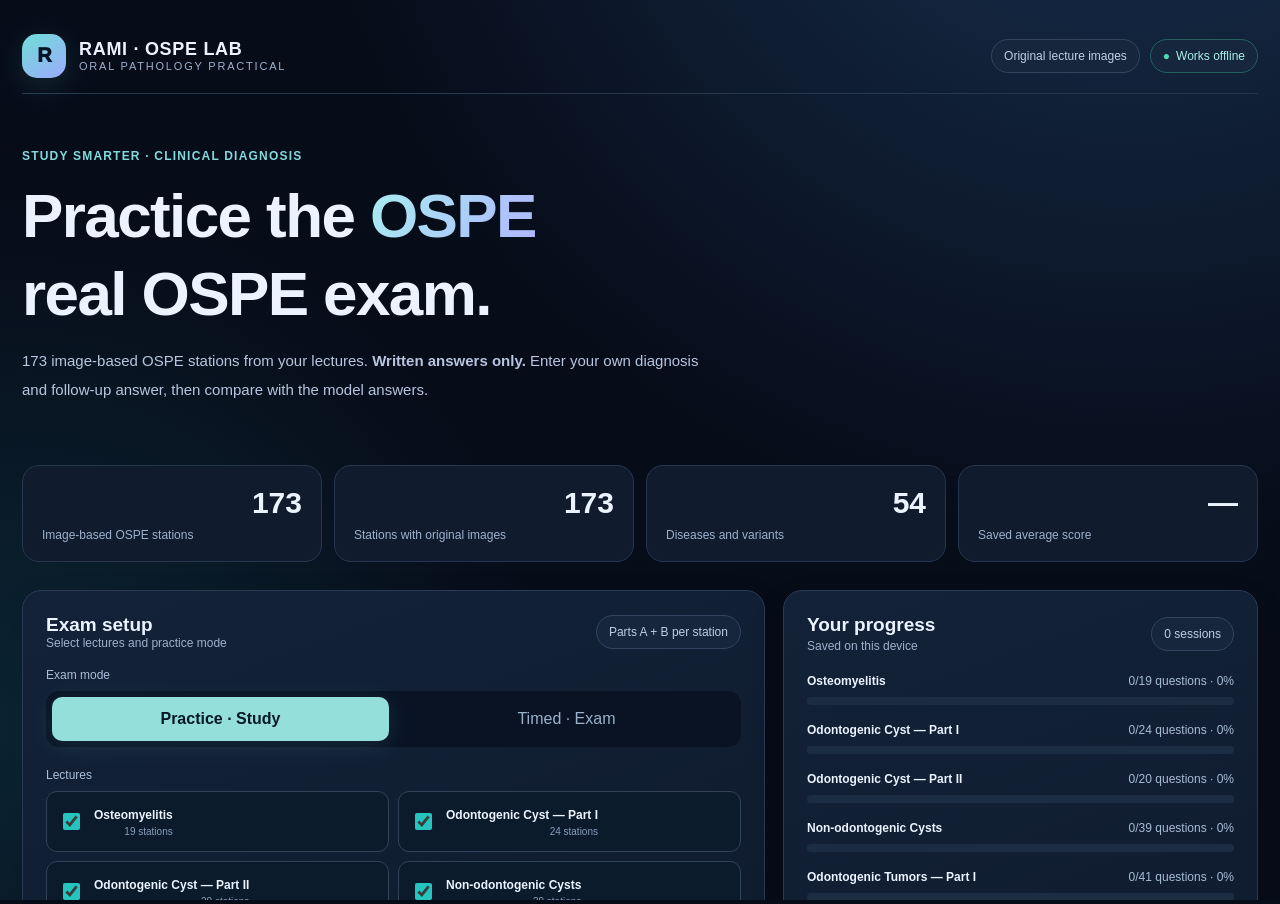
<file: index.html>
<!doctype html><html lang="en"><head><meta charset="utf-8"><meta name="viewport" content="width=device-width,initial-scale=1"><title>RAMI OSPE Clinical Lab</title><style>html,body{margin:0;width:100%;height:100%;background:#070c19}iframe{width:100%;height:100%;border:0}</style></head><body><iframe id="ospe" title="RAMI OSPE Clinical Lab" src="./RAMI_OSPE_Image_Only_Expanded.html"></iframe><script>document.getElementById('ospe').addEventListener('load',function(){try{const d=this.contentDocument;if(d.getElementById('ramiMcq'))return;const s=d.createElement('script');s.src='./ospe-short-answer.js?v=written-only-1';s.onload=function(){const fix=d.createElement('script');fix.src='./ospe-image-fixes.js?v=no-tight-crop-3';d.body.appendChild(fix)};d.body.appendChild(s);}catch(e){console.error(e)}});</script></body></html>
</file>
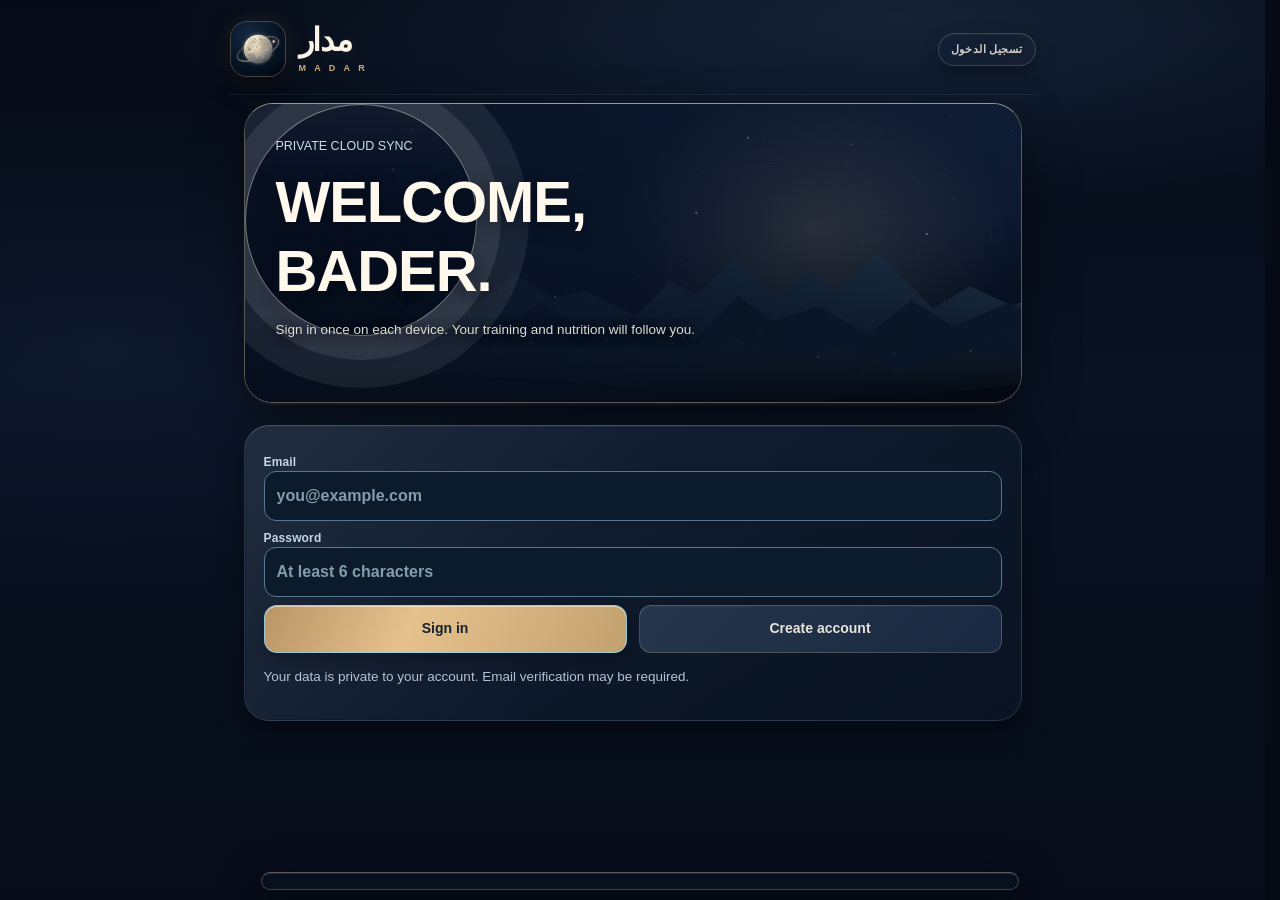
<file: bader-fit/index.html>
<!doctype html><html lang="ar" dir="ltr"><meta charset="utf-8"><meta name="viewport" content="width=device-width,initial-scale=1,viewport-fit=cover"><meta name="theme-color" content="#060e1c"><meta name="apple-mobile-web-app-capable" content="yes"><meta name="apple-mobile-web-app-status-bar-style" content="black"><meta name="apple-mobile-web-app-title" content="مدار"><link rel="manifest" href="./manifest.webmanifest"><link rel="icon" type="image/svg+xml" href="./icon.svg?v=fullmoon1"><link rel="apple-touch-icon" sizes="180x180" href="https://nxbciyowueonezkxohmb.supabase.co/functions/v1/madar-icon?size=180&v=fullmoon1"><meta name="description" content="مدار: تدريبك، نشاطك، صحتك، نومك وتقدمك في مكان واحد."><link rel="stylesheet" href="./push-ui.css"><title>مدار | MADAR — مساحتك اليومية</title><style>:root{font-family:system-ui;color:#203b34;background:#f4f7f1}*{box-sizing:border-box}body{margin:0}header,main,nav{max-width:740px;margin:auto;padding:20px}header{display:flex;justify-content:space-between;align-items:center}h1{font-size:32px;margin:6px 0}h2{font-size:21px}small,.muted{color:#78877d}.brand{font-weight:900;font-size:24px}.brand span{color:#14a47d}.card{background:white;border:1px solid #dfe8df;border-radius:22px;padding:20px;margin:12px 0;box-shadow:0 4px 15px #173f2610}.hero{background:#153c32;color:white}.hero small{color:#b5d3c7}button,input{font:inherit;border-radius:12px;padding:12px;border:1px solid #d8e5dc}button{background:#19a87b;color:white;border:0;font-weight:700;cursor:pointer}button.secondary{background:#e5f3eb;color:#235244}button:disabled{opacity:.4}input{width:100%;min-width:0}label{display:block;font-size:13px;color:#677b70;margin:8px 0}.grid{display:grid;grid-template-columns:1fr 1fr;gap:12px}.row{display:flex;align-items:center;justify-content:space-between;gap:10px}.row>*{min-width:0}.exercise{border-bottom:1px solid #e8eee9;padding:13px 0}.bar{height:10px;background:#e5eee7;border-radius:12px;overflow:hidden}.bar>i{display:block;height:100%;background:#1aa77d}nav{position:sticky;bottom:0;background:#f4f7f1;display:flex;gap:5px;padding:10px}nav button{flex:1;font-size:11px;padding:12px 3px}nav button:not(.on){background:#e4ede6;color:#50665b}.clock{font-size:50px;text-align:center;font-variant-numeric:tabular-nums;font-weight:800}a{color:#128463}.pill{border-radius:50px;padding:6px 10px;background:#e2f3e8;font-size:12px;color:#23654c}#notice{position:fixed;top:8px;right:8px;background:#153c32;color:white;padding:12px;border-radius:12px;display:none;z-index:9}@media(max-width:420px){.grid{grid-template-columns:1fr 1fr}header,main{padding:14px}.card{padding:15px}}body{background:radial-gradient(ellipse 90% 45% at 95% 0%,#d6fff0 0%,transparent 65%),radial-gradient(ellipse 65% 45% at 0% 38%,#fff0d9 0%,transparent 70%),#f5f7f3}header{padding-top:28px;padding-bottom:28px}.brand{letter-spacing:-1.2px;font-size:27px}.brand span{color:#09ac86}.card{border:1px solid #e3eae4;box-shadow:0 8px 30px #193f3210;transition:transform .2s ease,box-shadow .2s ease}.card:hover{transform:translateY(-2px);box-shadow:0 12px 36px #193f3219}.hero{background:linear-gradient(125deg,#123e38 0%,#126e61 64%,#2da780 100%);box-shadow:0 14px 36px #0a795b34;position:relative;overflow:hidden}.hero:after{content:"✦";position:absolute;right:16px;top:6px;font-size:120px;color:#ffffff14;pointer-events:none}.hero h1{letter-spacing:-.8px;position:relative;z-index:1}.hero p{position:relative;z-index:1}.hero .bar{background:#ffffff45}.hero .bar i{background:#ffe08a}h2{letter-spacing:-.45px}.pill{background:linear-gradient(100deg,#ddfae9,#e6f5fc);color:#16634b;font-weight:700}button{background:linear-gradient(120deg,#11b88b,#0d8d76);box-shadow:0 4px 10px #14a17b1e}button:active{transform:scale(.97)}button.secondary{background:#e9f6ed;box-shadow:none}.bar{height:11px}nav{background:#ffffffed;backdrop-filter:blur(18px);border:1px solid #e5ede6;border-radius:20px 20px 0 0;box-shadow:0 -8px 30px #153c3211;max-width:720px}nav button.on{background:linear-gradient(135deg,#0b9d7c,#1cbe96);color:white}nav button:not(.on){background:transparent;color:#567267}nav button{border-radius:12px}input:focus{outline:2px solid #27c99b;border-color:transparent}a{font-weight:650}.exercise{border-color:#e4ede7}.statgrid{display:grid;grid-template-columns:repeat(3,1fr);gap:10px;margin:12px 0}.stat{background:linear-gradient(145deg,#fff,#edfff4);border:1px solid #d8ede0;border-radius:18px;padding:13px 9px;text-align:center}.stat b{display:block;font-size:23px;color:#146e57}.stat small{font-size:10px;text-transform:uppercase;letter-spacing:.5px}.accent{color:#0eaa81}.spark{font-size:23px}.todaytag{display:inline-block;border-radius:40px;padding:8px 12px;background:#ffffff28;color:white;font-size:12px;font-weight:700;margin:8px 0}.card:has(.row>a){border-left:4px solid #24b996}.card:has(.row>a):nth-of-type(3n){border-left-color:#f2ac4d}.card:has(.row>a):nth-of-type(3n + 1){border-left-color:#6d9bea}@media(prefers-reduced-motion:reduce){*{transition:none!important;animation:none!important}}@media(max-width:420px){.stat b{font-size:19px}.stat{padding:12px 5px}} .rings-panel{background:linear-gradient(145deg,#142c42,#213f59 70%,#244f50);color:#fff;border:0}.rings-panel small{color:#c5d5e0}.rings{display:flex;gap:16px;align-items:center;justify-content:space-around;flex-wrap:wrap}.ring{--p:0;--ring:#ff648b;position:relative;width:118px;height:118px;border-radius:50%;background:conic-gradient(var(--ring) calc(var(--p)*1%),#ffffff20 0);display:grid;place-items:center;box-shadow:0 5px 18px #081b2840}.ring:before{content:"";position:absolute;inset:13px;border-radius:50%;background:#193447}.ring-inner{position:relative;text-align:center;z-index:1}.ring-inner strong{display:block;font-size:21px}.ring-inner small{font-size:10px}.ring-caption{text-align:center;font-size:12px;margin-top:9px;color:#d9e8e8}.ring-wrap{min-width:118px}.sticker{display:inline-grid;place-items:center;font-size:26px;width:45px;height:45px;border-radius:15px;background:linear-gradient(135deg,#d8fbea,#fff0d8);margin-right:10px;box-shadow:inset 0 0 0 1px #ffffffaa}.exercise-title{display:flex;align-items:center}.rings-panel input{color:#183a32}.rings-panel label{color:#e3ecec}.rings-panel .secondary{background:#ffffff22;color:white;border:1px solid #ffffff50}.sticker-grid{display:grid;grid-template-columns:repeat(3,1fr);gap:8px;margin-top:10px}.sticker-item{padding:9px;border-radius:14px;background:#f2faf6;text-align:center;font-size:12px}.sticker-item span{display:block;font-size:27px}.ring-status{font-size:12px;color:#c7d9de;margin:12px 0}.rings-panel .grid{margin-top:14px}@media(max-width:410px){.ring{width:93px;height:93px}.ring-wrap{min-width:93px}.ring-inner strong{font-size:17px}.ring:before{inset:11px}.rings{gap:5px}}
@import url('https://fonts.googleapis.com/css2?family=Barlow+Condensed:wght@500;600;700;800;900&family=DM+Sans:wght@400;500;600;700;800&display=swap');
:root{font-family:'DM Sans',Arial,sans-serif;color:#f2efe8;background:#101311;--ink:#101311;--surface:#1c211e;--line:#353c36;--cream:#f1efe6;--orange:#ff7848;--lime:#c4ed76}
body{background:#101311!important;color:var(--cream);min-height:100vh}
body:before{content:"";position:fixed;inset:0;pointer-events:none;opacity:.16;background:radial-gradient(ellipse 55% 40% at 90% -10%,#b8d979,transparent 80%),radial-gradient(ellipse 45% 40% at 0% 100%,#db6c3c,transparent 80%);z-index:-1}
header{max-width:900px;padding:24px 24px 12px;border-bottom:1px solid #353c36;gap:16px}
header .brand{font-family:'Barlow Condensed',Impact,sans-serif;font-size:36px;font-weight:900;letter-spacing:-1px;line-height:.9;color:#f4f1e9}
header .brand span{color:var(--orange)}
header .brand em{display:block;font-family:'DM Sans',sans-serif;font-style:normal;font-weight:700;font-size:9px;letter-spacing:2.5px;color:#a8b1a7;margin-top:9px}
header .pill{background:#26302a;color:#bde3a0;border:1px solid #425044;padding:8px 11px;font-size:10px;letter-spacing:.4px}
main{max-width:900px;padding:16px 24px 100px}
h1,h2,h3{font-family:'Barlow Condensed',Impact,sans-serif;text-transform:uppercase;letter-spacing:.15px;line-height:1.04}
h1{font-size:clamp(42px,8vw,76px);margin:12px 0}
h2{font-size:clamp(25px,4.5vw,34px);margin:22px 0 14px}
p{line-height:1.55}
small,.muted{color:#9ca99e}
.card{background:#1c211e;color:#eeeae2;border:1px solid #333c35;border-radius:18px;box-shadow:none!important;padding:23px;margin:14px 0;transition:border-color .2s,transform .2s}
.card:hover{box-shadow:none!important;border-color:#667266;transform:none}
.card.hero{background:#d9e4ce;color:#17241d;border:0;position:relative;min-height:265px;padding:30px;overflow:hidden}
.card.hero:before{content:"01 / THE WORK";position:absolute;right:-10px;bottom:-49px;font:900 155px 'Barlow Condensed',Impact,sans-serif;letter-spacing:-8px;white-space:nowrap;color:#243e2510;pointer-events:none}
.card.hero:after{content:"";position:absolute;right:-95px;top:-100px;width:260px;height:260px;border:42px solid #173c2b15;border-radius:50%;pointer-events:none}
.hero small,.hero p{color:#3d5648}
.hero h1{position:relative;z-index:1;max-width:550px;font-size:clamp(45px,9vw,86px)}
.hero .bar{background:#14271c28}.hero .bar i{background:#1b4735}
.todaytag{background:#183d2f!important;color:#c7ecb1!important;letter-spacing:1.5px;text-transform:uppercase;font-size:10px;padding:9px 13px}
button{background:var(--orange);color:#1b201c;border:1px solid transparent;border-radius:11px;font-weight:800;box-shadow:none!important;min-height:44px;transition:filter .15s,transform .15s}
button:hover{filter:brightness(1.09)}button:active{transform:scale(.985)}
button.secondary{background:#303832;color:#e8eae3;border:1px solid #455148;box-shadow:none}
button:disabled{opacity:.35}
input{background:#111612;color:#f5f4ed;border:1px solid #49534a;border-radius:10px;min-height:45px}
input:focus{outline:2px solid var(--orange)}
label{color:#a7b3a8;font-weight:600;letter-spacing:.15px}
a{color:#c5e5a0;text-decoration:none;font-weight:700}a:hover{text-decoration:underline}
.pill{background:#303d32;color:#d2ecb2;border:1px solid #53644c}
.bar{height:7px;background:#3b453e}.bar>i{background:var(--orange)}
.statgrid{gap:10px}
.stat{background:#1c211e;border:1px solid #353c36;border-radius:15px;text-align:left;padding:19px 16px}
.stat b{font-family:'Barlow Condensed',sans-serif;font-size:34px;color:#f0ede4;letter-spacing:-.5px}
.stat small{font-size:10px;color:#a4ada5}
.spark{display:inline-flex;width:28px;height:28px;align-items:center;color:var(--orange)}
nav{max-width:850px;background:#171c19ee;border:1px solid #424b43;box-shadow:0 -10px 35px #0006;border-radius:16px 16px 0 0;gap:4px;bottom:0;padding:8px}
nav button{font-size:11px;min-height:48px;border-radius:9px}
nav button.on{background:#d9e4ce;color:#16241c}
nav button:not(.on){background:transparent;color:#9da99d}
.rings-panel{background:#202723;border:1px solid #465149;color:#eee}
.rings-panel h2{color:#f3f0e8}
.rings-panel small{color:#adb7ae}
.ring{box-shadow:none;filter:drop-shadow(0 4px 8px #0003)}
.ring:before{background:#202723}
.ring-inner strong{color:#f5f3eb;font-family:'Barlow Condensed',sans-serif;font-size:25px}
.ring-caption{font-weight:800;letter-spacing:1px;text-transform:uppercase;font-size:10px}
.ring-status{color:#a9b5a9}
.rings-panel .secondary{background:#333c35;color:#e6e9df;border:1px solid #5a675b}
.sticker{display:inline-flex;align-items:center;justify-content:center;background:#303832;border:1px solid #4c5a4c;box-shadow:none;border-radius:12px;width:53px;height:53px;flex-shrink:0;margin-right:13px;color:#d1e6bc}
.sticker svg{width:32px;height:32px}
.exercise-title b{font-size:15px;line-height:1.3}
.exercise-title{min-width:0}
.workout-card{position:relative;overflow:hidden;padding:18px 20px}
.workout-card:before{content:"";position:absolute;left:0;top:0;bottom:0;width:3px;background:#d7e2cd;opacity:.6}
.workout-card.completed:before{background:var(--lime);opacity:1}
.workout-card .muted{margin:8px 0 12px;font-size:12px}
.workout-card .row{gap:10px}
.workout-card a{font-size:12px}
.workout-card .secondary{font-size:12px;padding:11px 15px;white-space:nowrap}
.section-kicker{font-size:10px;letter-spacing:2.4px;text-transform:uppercase;color:var(--orange);font-weight:800}
.section-heading{display:flex;align-items:end;justify-content:space-between;gap:10px;margin:20px 0 10px}
.section-heading h2{margin:5px 0}
.section-heading .section-index{font:800 44px 'Barlow Condensed',sans-serif;color:#49534b}
.editorial-intro{padding:17px 0 10px}
.editorial-intro p{color:#b2beb1;margin:8px 0}
.feature-strip{display:flex;gap:9px;flex-wrap:wrap;margin:14px 0}
.feature-strip span{border:1px solid #526054;color:#d8e8cf;border-radius:100px;padding:8px 12px;font-size:11px;font-weight:700}
.feature-strip b{color:#ff9874}
.date-control{display:flex;align-items:center;gap:12px;background:#1b211d;border:1px solid #39443a;padding:12px 16px;border-radius:13px;margin:15px 0}
.date-control label{margin:0;flex:1}
.date-control input{background:#111612;max-width:230px}
.end-day{width:100%;margin-top:16px;padding:17px;font-size:13px;letter-spacing:1.1px;text-transform:uppercase}
#notice{background:#d9e4ce;color:#1c3024;box-shadow:0 8px 24px #0005}
.clock{font-family:'Barlow Condensed',sans-serif;font-size:78px;color:#c5ed80}
@media(min-width:720px){.workout-list{display:grid;grid-template-columns:1fr 1fr;gap:12px}.workout-list .card{margin:0}.workout-list .card:last-child:nth-child(odd){grid-column:span 2}}
@media(max-width:480px){header,main{padding-left:16px;padding-right:16px}.card{padding:18px}.card.hero{padding:23px;min-height:245px}.card.hero h1{font-size:56px}.stat{padding:14px 10px}.stat b{font-size:29px}.ring{width:93px;height:93px}.ring-inner strong{font-size:21px}.exercise-title b{font-size:13px}.workout-card{padding:15px}.sticker{width:46px;height:46px;margin-right:9px}.sticker svg{width:27px;height:27px}}
.card.hero .feature-strip{display:grid;grid-template-columns:repeat(3,minmax(0,1fr));gap:9px;margin:20px 0 22px}.card.hero .feature-strip span{display:flex;flex-direction:column;align-items:flex-start;justify-content:center;gap:5px;background:#19382a;color:#e4eee2;border:1px solid #244d37;border-radius:12px;padding:14px 12px;font-size:10px;line-height:1.35;letter-spacing:.6px;min-height:83px}.card.hero .feature-strip b{font:800 clamp(27px,5vw,38px)/1 'Barlow Condensed',Impact,sans-serif;color:#ffb08a;letter-spacing:0}.card.hero .feature-strip span:nth-child(2) b{color:#d4efa2}.card.hero .feature-strip span:nth-child(3) b{color:#f3f1e7}.exercise-pager{margin-top:24px;padding-top:16px;border-top:1px solid #3b463c}.exercise-pager button{flex:1;min-width:0}.exercise-pager button:disabled{opacity:.3}@media(max-width:420px){.card.hero .feature-strip{gap:6px}.card.hero .feature-strip span{padding:12px 7px;min-height:79px;font-size:9px}.card.hero .feature-strip b{font-size:28px}}.card.hero .feature-strip{grid-template-columns:repeat(3,minmax(0,1fr))!important;gap:10px!important}.card.hero .feature-strip span{background:#142f24!important;color:#fff!important;border:2px solid #416b4d!important;padding:14px 10px!important;min-height:112px!important;font-size:13px!important;font-weight:800!important;letter-spacing:0!important;line-height:1.4!important}.card.hero .feature-strip b{font-family:Arial,sans-serif!important;font-size:clamp(34px,7vw,48px)!important;line-height:1.1!important;font-weight:900!important;color:#ffcf8f!important}.card.hero .feature-strip span:nth-child(2) b{color:#e1ffa9!important}.card.hero .feature-strip span:nth-child(3) b{color:#fff!important}@media(max-width:420px){.card.hero .feature-strip{gap:7px!important}.card.hero .feature-strip span{padding:12px 7px!important;font-size:11px!important;min-height:98px!important}.card.hero .feature-strip b{font-size:clamp(30px,8vw,39px)!important}}.rings-panel .ring-status{font-weight:700;letter-spacing:.2px}.rings-panel .ring-inner strong{font-size:clamp(22px,4vw,29px)}.card:has(#makeHealthKey) input{font-size:12px}.card:has(#makeHealthKey) p{font-size:13px}#nav{display:flex!important;align-items:stretch!important;justify-content:space-around!important}#nav button{display:flex!important;flex-direction:column!important;align-items:center!important;justify-content:center!important;gap:5px!important;min-width:0!important;flex:1!important;padding:10px 2px!important;font-size:10px!important;font-weight:800!important;letter-spacing:.25px!important}#nav .nav-svg{width:23px;height:23px;flex:none}#nav button.on .nav-svg{stroke-width:2.4}.health-setup-link{width:100%;display:flex;align-items:center;justify-content:center;gap:9px;background:#203d2e;color:#fff;border:1px solid #c18b53;border-radius:13px;padding:15px 12px;margin:10px 0 16px;font-weight:900;font-size:13px;letter-spacing:.5px}.health-setup-link .nav-svg{width:21px;height:21px}.health-setup-link span{color:#f5bd7b;margin-left:auto;font-size:11px}#appleHealthSetup{scroll-margin-top:85px}#makeHealthKey{font-size:14px!important;padding:17px 12px!important}
/* FORM / ONE mobile quality and horizontal overflow guard */
html{width:100%;max-width:100%;overflow-x:clip;-webkit-text-size-adjust:100%;scrollbar-gutter:stable}
body{width:100%;max-width:100%;min-width:0;overflow-x:clip;overscroll-behavior-x:none;touch-action:pan-y pinch-zoom}
header,main,#app,#nav{width:100%;min-width:0;max-width:900px;box-sizing:border-box}
main>*{max-width:100%;min-width:0}
.card,.grid,.row,.statgrid,.workout-list,.workout-card,.exercise-title,.date-control,.rings-panel,.editorial-intro{min-width:0;max-width:100%;box-sizing:border-box}
.card{overflow-wrap:anywhere}
.card input,.card textarea,.card select{max-width:100%;min-width:0;box-sizing:border-box}
.card .grid>*{min-width:0}
.row{flex-wrap:wrap}
.row>*{min-width:0}
.workout-card .row{flex-wrap:wrap}
.workout-card .row button{max-width:100%}
.rings{max-width:100%;min-width:0}
.date-control{flex-wrap:wrap}
.date-control input{width:100%;min-width:0;max-width:100%}
.card.hero .feature-strip{width:100%;max-width:100%;min-width:0}
.card.hero .feature-strip span{min-width:0;overflow-wrap:normal;word-break:normal;font-size:clamp(10px,2.5vw,13px)!important;letter-spacing:0!important}
.card.hero .feature-strip b{font-size:clamp(28px,7.8vw,46px)!important;white-space:nowrap}
#nav{position:sticky;bottom:0;z-index:30;overflow:hidden;gap:2px;max-width:850px;box-sizing:border-box;padding:8px max(5px,env(safe-area-inset-right)) calc(8px + env(safe-area-inset-bottom)) max(5px,env(safe-area-inset-left))}
#nav button{max-width:20%;min-width:0;overflow:hidden;box-sizing:border-box;font-size:clamp(8px,2.15vw,11px)!important;white-space:nowrap;letter-spacing:0!important}
#nav .nav-svg{width:24px;height:24px;stroke-width:1.8}
#nav button.on{background:#e3eacb;color:#13261b}
#nav button:focus-visible,button:focus-visible,a:focus-visible{outline:3px solid #ffb778;outline-offset:2px}
button{transition:background-color .16s ease,border-color .16s ease,filter .16s ease,transform .16s ease}
.sticker{background:#27372d!important;border:1px solid #536852!important;border-radius:12px!important;box-shadow:none!important;color:#d9edb9!important}
.sticker svg{stroke:currentColor!important;filter:none}
.workout-card{border-radius:16px}
.workout-card .pill{white-space:nowrap}
.workout-card .exercise-title b{font-size:clamp(14px,3.8vw,19px);line-height:1.2}
.rings-panel .ring{flex-shrink:0}
@media(max-width:480px){header,main{padding-left:14px!important;padding-right:14px!important}.card.hero{padding:19px!important}.card.hero h1{font-size:clamp(44px,13vw,62px)!important}.statgrid{grid-template-columns:repeat(3,minmax(0,1fr))}.stat{min-width:0}.stat b{font-size:clamp(21px,6.2vw,31px)}.stat small{font-size:9px}.card.hero .feature-strip{gap:6px!important}.card.hero .feature-strip span{padding:12px 7px!important;min-height:97px!important}.card.hero .feature-strip b{font-size:clamp(27px,8vw,38px)!important}.rings{gap:7px;justify-content:space-between}.ring-wrap{min-width:0}.ring{width:clamp(80px,25vw,100px)!important;height:clamp(80px,25vw,100px)!important}.ring-inner strong{font-size:clamp(16px,5vw,21px)!important}#nav .nav-svg{width:22px;height:22px}}
@media(max-width:360px){.rings{justify-content:center}.card.hero .feature-strip b{font-size:26px!important}#nav button{font-size:8px!important}}
</style><style>.live-start{display:block;width:100%;background:#ff7848;color:#14221a;font-size:17px;padding:17px;margin:12px 0;border-radius:13px}.live-session{border:1px solid #6cae7b;background:#1a2b20}.live-session h2{font-variant-numeric:tabular-nums;font-size:35px}.watch-analysis{border:1px solid #566d59}</style><style>.health-setup-link.health-connected{background:#193b2b;border-color:#5fbb83;color:#e1ffe8}.health-setup-link.health-connected span{color:#a8efb9}</style><style>.health-metrics{display:grid;grid-template-columns:repeat(2,minmax(0,1fr));gap:10px;margin-top:20px}.health-metrics>div{border:1px solid #435047;background:#17211b;border-radius:13px;padding:15px;min-width:0}.health-metrics small{display:block;font-size:10px;letter-spacing:1px;color:#b4c4b7;margin-bottom:7px}.health-metrics strong{font-size:clamp(23px,5vw,33px);font-weight:800;color:#f2f4ed;font-variant-numeric:tabular-nums}.health-metrics strong span{font-size:13px;color:#b4c4b7}.health-metrics strong{overflow-wrap:anywhere}</style><style>
/* Progress page: intentional content, no empty-screen impression */
.health-week-grid{display:grid;grid-template-columns:repeat(7,minmax(0,1fr));gap:8px;margin-top:20px}
.health-week-day{display:flex;flex-direction:column;align-items:center;gap:9px;min-width:0}
.health-week-day small{font-size:10px;color:#b5c2b5}
.health-week-day b{font-size:10px;color:#e9eee5;font-variant-numeric:tabular-nums}
.health-week-track{height:95px;width:100%;max-width:34px;border-radius:8px;background:#303a31;position:relative;overflow:hidden}
.health-week-track i{position:absolute;bottom:0;left:0;right:0;background:linear-gradient(180deg,#c5ed7a,#6ba578);border-radius:6px}
@media(max-width:480px){.health-week-grid{gap:4px}.health-week-day b{font-size:9px}.health-week-track{height:78px}}
</style><header><div class="brand" aria-label="مدار — MADAR"><img class="madar-icon" src="./icon.svg?v=fullmoon1" alt="قمر بدر مكتمل مع مدار مضيء" width="49" height="49"><span class="madar-wordmark"><strong class="arabic" lang="ar">مدار</strong><span class="latin">M A D A R</span></span></div><span class="pill" id="status">جاري الاتصال…</span></header><script>
(function(){
  const build='20261019-0835';
  const show=function(message){
    let e=document.getElementById('formone-diagnostic');
    if(!e){e=document.createElement('div');e.id='formone-diagnostic';e.style.cssText='position:fixed;z-index:99999;left:12px;right:12px;top:95px;max-width:680px;margin:auto;padding:16px;border:2px solid #ff7848;border-radius:14px;background:#242824;color:#fff;font:14px/1.5 system-ui;box-shadow:0 6px 30px #000a';document.body.appendChild(e)}
    e.textContent='مدار • حالة التطبيق ('+build+'): '+message;
  };
  window.addEventListener('error',function(ev){show('JavaScript error: '+(ev.message||'unknown')+' at line '+(ev.lineno||'?'))});
  window.addEventListener('unhandledrejection',function(ev){show('Loading failed: '+String(ev.reason?.message||ev.reason||'unknown'))});
  window.addEventListener('DOMContentLoaded',function(){setTimeout(function(){let status=document.getElementById('status');if(status&&status.textContent.trim()==='Connecting...')show('Connection still pending. Check network or account loading.');},7000)});
})();
</script><main id="app"></main><style id="safari-bottom-nav-fix">
html{scroll-padding-bottom:120px}
body{padding-bottom:calc(120px + env(safe-area-inset-bottom,0px))!important}
#nav{position:fixed!important;top:var(--fo-nav-top,auto)!important;bottom:var(--fo-nav-bottom,calc(10px + env(safe-area-inset-bottom,0px)))!important;left:50%!important;right:auto!important;transform:translateX(-50%)!important;width:calc(100% - 24px)!important;max-width:720px!important;margin:0!important;padding:9px 8px!important;border-radius:20px!important;z-index:999!important;overflow:visible!important;box-shadow:0 8px 35px #0005!important;transition:none!important}
#nav button{min-height:55px!important}
@media(max-width:600px){#nav{width:calc(100% - 24px)!important;max-width:calc(100% - 24px)!important;margin:0!important}}
</style><style id="form-one-visual-audit-v2">
/* Unified dark theme. Keep text legible across cards, headings and controls. */
:root{color-scheme:dark;--fo-text:#f2f5ee;--fo-muted:#b6c5b9;--fo-subtle:#a7b9aa;--fo-bg:#101411;--fo-panel:#1d2520;--fo-line:#44554a}
body{background:var(--fo-bg)!important;color:var(--fo-text)!important}
#app{font-size:16px;line-height:1.55;color:var(--fo-text)!important;overflow-wrap:break-word}
#app h1,#app h2,#app h3,#app h4,#app .section-heading h2,#app .fo-page-heading h1{color:var(--fo-text)!important;opacity:1!important}
#app h1{font-size:clamp(31px,7vw,46px);line-height:1.13;letter-spacing:-.5px}
#app h2{font-size:clamp(21px,5vw,27px);line-height:1.24}
#app p,#app .muted,#app p.muted,#app .workout-card .muted,#app .fo-page-heading p{color:var(--fo-muted)!important;font-size:14px!important;line-height:1.55}
#app small,#app label,#app .stat small,#app .section-index,#app .workout-card small{color:var(--fo-subtle)!important;opacity:1!important}
#app .section-kicker{color:#ff9977!important;font-size:12px;letter-spacing:1.4px}
#app .card{background:var(--fo-panel);color:var(--fo-text);border:1px solid var(--fo-line);border-radius:17px;padding:18px;margin:13px 0;box-shadow:none}
#app .card.hero{background:#d9e4ce!important;color:#17241d!important;border:0}
#app .card.hero h1,#app .card.hero h2,#app .card.hero h3,#app .card.hero p,#app .card.hero small{color:#17241d!important}
#app .card.hero .section-kicker{color:#844023!important}
#app .card.hero .feature-strip span{background:#293b2f;color:#e7f5dc!important;border-color:#506452}
#app .card.hero .feature-strip b{color:#f6aa8a!important}
#app .stat,#app .workout-card,#app .date-control{background:#1d2520!important;color:var(--fo-text)!important;border-color:var(--fo-line)!important}
#app .stat b,#app .exercise-title b,#app .workout-card b,#app .stat strong{color:var(--fo-text)!important}
#app .rings-panel{background:#202923!important;color:#f4f6ee!important;border-color:#94a69b!important}
#app .rings-panel h2,#app .rings-panel strong,#app .rings-panel b{color:#f4f6ee!important}
#app .rings-panel .ring-status,#app .rings-panel p,#app .rings-panel small{color:#bdcfc0!important}
#app .rings-panel .health-metrics>div{background:#19211b!important;border-color:#4d6253!important}
#app .rings-panel .health-metrics strong{color:#f4f6ee!important}
#app input,#app select,#app textarea{background:#121a15!important;color:#f7faf3!important;border:1px solid #657a69!important;font-size:16px!important;max-width:100%;min-width:0}
#app input::placeholder,#app textarea::placeholder{color:#b1c0b4!important;opacity:1}
#app input:focus-visible,#app button:focus-visible,#nav button:focus-visible,#app summary:focus-visible{outline:3px solid #ff9c76!important;outline-offset:2px}
#app button{min-height:44px;font-size:14px}
#app button.secondary{background:#344c3b!important;color:#f0f8eb!important;border:1px solid #668b6e!important}
#app a{color:#d0f09b!important;text-decoration:underline;text-underline-offset:3px}
#app .fo-page-heading{margin:18px 2px 22px}
#app .fo-page-heading h1{margin:5px 0}
#app .fo-hrline{display:flex;align-items:center;justify-content:space-between;gap:12px;padding:10px 0}
#app .fo-hrline strong{display:block;color:#f3f7ef!important;font-size:33px}
#app .fo-hrline strong span{font-size:15px}
#app .fo-hrline>span{color:#bbccbd;font-size:13px}
#app .fo-disclosure details,#app .fo-nutrition-more{background:#202923!important;border:1px solid #4a5b4e!important;border-radius:15px;margin:10px 0;overflow:hidden}
#app .fo-disclosure summary,#app .fo-nutrition-more>summary{display:flex;justify-content:space-between;align-items:center;gap:12px;padding:17px;cursor:pointer;list-style:none;color:#f1f5eb!important;font-size:16px;font-weight:750}
#app .fo-disclosure summary::-webkit-details-marker,#app .fo-nutrition-more>summary::-webkit-details-marker{display:none}
#app .fo-disclosure summary:after,#app .fo-nutrition-more>summary:after{content:'+';font-size:23px;color:#c5ed80}
#app .fo-disclosure details[open]>summary:after,#app .fo-nutrition-more[open]>summary:after{content:'−'}
#app .fo-disclosure summary small{color:#c0d0c0!important;font-size:12px;text-align:right}
#app .fo-detail-body{padding:0 12px 12px}
#app .fo-history{border-bottom:1px solid #415344;padding:10px 0}
#app .fo-nutrition-more{padding:0 12px 12px}
#nav{background:#1b231e!important;border:1px solid #4d6051!important}
#nav button:not(.on){color:#c0cdc1!important}
#nav button.on{color:#18271d!important}
#app .grid>*{min-width:0}
@media(max-width:420px){#app .card{padding:15px}#app .grid{gap:9px}#app .section-heading h2{font-size:24px}#app .section-index{font-size:32px}}
@media(prefers-reduced-motion:reduce){#app *,#nav *{animation-duration:.01ms!important;transition-duration:.01ms!important}}
</style><style id="form-one-final-experience">
/* One visual language, distinct ambient colors by destination. */
body{--section-glow:#94d4aa;--section-glow2:#548d78;--section-ink:#c9f4da}
body[data-form-section="Today"]{--section-glow:#b4ed76;--section-glow2:#5d9e74;--section-ink:#c7f5a3}
body[data-form-section="Plan"],body[data-form-section="Exercise"]{--section-glow:#ffb46c;--section-glow2:#b95f40;--section-ink:#ffd2a0}
body[data-form-section="Nutrition"]{--section-glow:#ffc679;--section-glow2:#d77877;--section-ink:#ffdaa0}
body[data-form-section="Progress"]{--section-glow:#8bb8ff;--section-glow2:#876de0;--section-ink:#c2d8ff}
body[data-form-section="Settings"]{--section-glow:#a6c5bd;--section-glow2:#607f79;--section-ink:#d2e8df}
body:before{opacity:.26!important;background:radial-gradient(ellipse 70% 45% at 85% 0%,var(--section-glow2),transparent 77%),radial-gradient(ellipse 55% 50% at 0% 85%,var(--section-glow),transparent 90%)!important;transition:background .4s}
#app .card{background:linear-gradient(145deg,#252e28,#19211c 85%)!important;box-shadow:inset 0 1px 0 #ffffff16,0 9px 23px #00000028!important;border-color:#526054!important}
#app .card.hero{background:linear-gradient(135deg,#e4efdb,#b7d1ae)!important;box-shadow:0 12px 34px #0004!important}
#app .section-kicker{color:var(--section-ink)!important}
#app .card.hero .section-kicker{color:#83472b!important}
#app .stat{background:linear-gradient(150deg,#2b352d,#1a211c)!important;box-shadow:inset 0 1px 0 #ffffff15,0 7px 15px #0002}
#app .fo-consistency{border-top:3px solid #b4ed76!important}
#app .fo-watch{border-top:3px solid #80b9ff!important}
#app .fo-sleep{border-top:3px solid #b6a2ff!important}
#app .fo-fuel-summary{border-top:3px solid #ffc679!important}
#app .fo-kpi-pair{display:grid;grid-template-columns:repeat(2,minmax(0,1fr));gap:12px;margin:16px 0}
#app .fo-kpi-pair>div{background:#121a16;border:1px solid #455b4a;border-radius:14px;padding:15px;display:flex;flex-direction:column;gap:3px;min-width:0}
#app .fo-kpi-pair strong{font-size:clamp(30px,8vw,42px);line-height:1.1;color:#f4f6ee}
#app .fo-kpi-pair span{color:#c1d0c3;font-size:12px}
#app .fo-week-dots{display:grid;grid-template-columns:repeat(7,minmax(0,1fr));gap:5px}
#app .fo-week-dots>div{background:#2d3930;border:1px solid #526352;border-radius:12px;min-width:0;text-align:center;padding:9px 0;display:grid;gap:5px}
#app .fo-week-dots>div.done{background:#244b36;border-color:#8fdf9e}
#app .fo-week-dots>div.rest{background:#363146;border-color:#8476b6}
#app .fo-week-dots span{font-size:11px;color:#d5e0d4}
#app .fo-week-dots b{font-size:17px;color:#e5f6e7}
#app .fo-insight{background:#243d33;border-left:3px solid #8ebcff;padding:12px;border-radius:8px;color:#f0f6ed!important}
#app .fo-fuel-grid{display:grid;grid-template-columns:repeat(2,minmax(0,1fr));gap:10px}
#app .fo-fuel-metric{background:#131b16;border:1px solid #45564a;border-radius:14px;padding:13px;min-width:0}
#app .fo-fuel-metric strong{display:block;color:#f2f6ec;font-size:clamp(21px,5vw,28px);margin:8px 0}
#app .fo-fuel-metric strong span{font-size:11px;color:#d5e0d1;font-weight:500}
#app .fo-meter{height:7px;background:#3e4d42;border-radius:9px;overflow:hidden;margin:9px 0}
#app .fo-meter i{display:block;height:100%;border-radius:9px;background:linear-gradient(90deg,#ffb66d,#ffdd8d);transition:width .55s ease}
#app .ring{filter:drop-shadow(0 5px 10px #0003)}
#app .ring>*,#app .bar>i{transition:all .5s ease}
#app.fo-enter{animation:foPageEnter .36s cubic-bezier(.2,.8,.2,1) both}
@keyframes foPageEnter{from{opacity:.45;transform:translateY(10px)}to{opacity:1;transform:translateY(0)}}
#nav button.on{background:linear-gradient(150deg,#e3edce,#b8d8b1)!important;box-shadow:inset 0 1px 0 #fff9,0 4px 12px #0003}
#app button:not(.secondary){box-shadow:inset 0 1px 0 #ffffff30,0 4px 10px #0003}
#app .fo-sleep select{width:100%;min-height:45px}
@media(prefers-reduced-motion:reduce){#app.fo-enter{animation:none!important}#app .fo-meter i{transition:none!important}}
</style><style id="form-one-motion-3d-v1">
/* Layered dimensional surfaces and animated data, not merely a page fade. */
@property --fo-sweep{syntax:'<number>';inherits:false;initial-value:0}
body{font-family:ui-sans-serif,-apple-system,BlinkMacSystemFont,'SF Pro Display','DM Sans',sans-serif}
#app{perspective:1300px}
#app .card:not(.hero){position:relative;isolation:isolate;background:linear-gradient(145deg,#303a32 0%,#222c25 40%,#171e19 100%)!important;border:1px solid #536657!important;border-top-color:#8b9d8c!important;border-radius:23px!important;box-shadow:inset 0 1px 0 #ffffff24,inset 0 -12px 20px #00000019,0 18px 30px #00000040,0 3px 4px #00000035!important}
#app .card:not(.hero):before{content:'';pointer-events:none;position:absolute;inset:1px;border-radius:22px;background:linear-gradient(128deg,#ffffff0e,transparent 40%,#00000013);z-index:-1}
#app .card.hero{border-radius:26px!important;background:linear-gradient(132deg,#f3f8df 0%,#c6e4c4 56%,#a2c2aa 100%)!important;box-shadow:inset 0 2px 0 #ffffffd0,inset 0 -12px 24px #53745835,0 20px 32px #0007!important;transform:translateZ(0)}
#app .card.hero:after{content:'';position:absolute;right:-65px;top:-90px;width:230px;height:230px;border:1px solid #ffffff70;border-radius:50%;box-shadow:0 0 0 24px #ffffff16,0 0 0 52px #ffffff12;pointer-events:none}
#app .stat{border-radius:20px!important;box-shadow:inset 0 2px 0 #ffffff19,0 12px 18px #0004!important}
#app .ring{--fo-sweep:0;background:conic-gradient(var(--ring) calc(var(--fo-sweep)*1%),#3e4843 0)!important;animation:foRingDraw 1.55s cubic-bezier(.16,.9,.25,1) both;box-shadow:inset 0 4px 9px #0007,0 9px 16px #0006,0 2px 2px #ffffff20!important;position:relative}
#app .ring:before{background:radial-gradient(circle at 38% 27%,#36423b,#18221d 70%)!important;box-shadow:inset 0 3px 9px #0009,0 2px 3px #ffffff18!important}
#app .ring-inner strong{font-variant-numeric:tabular-nums;font-size:clamp(21px,5.5vw,29px)!important}
#app .rings-panel .ring-caption{color:#e7f0e5!important}
#app .bar{height:11px;border-radius:100px;background:#3a463e;box-shadow:inset 0 2px 5px #0008;overflow:hidden}
#app .bar>i{background:linear-gradient(90deg,#73cdb3,var(--section-glow),#e6f6bd)!important;box-shadow:0 0 13px var(--section-glow);transform-origin:left center;animation:foFill 1.2s cubic-bezier(.2,.8,.2,1) both}
#app .fo-meter i{animation:foFill 1.2s cubic-bezier(.2,.8,.2,1) both}
#app .fo-week-dots>div.done{animation:foDotIn .55s cubic-bezier(.15,1.6,.35,1) both;box-shadow:inset 0 2px 0 #ffffff26,0 4px 12px #0005}
#app .fo-week-dots>div.done:nth-child(2){animation-delay:.07s}#app .fo-week-dots>div.done:nth-child(3){animation-delay:.14s}#app .fo-week-dots>div.done:nth-child(4){animation-delay:.21s}#app .fo-week-dots>div.done:nth-child(5){animation-delay:.28s}#app .fo-week-dots>div.done:nth-child(6){animation-delay:.35s}#app .fo-week-dots>div.done:nth-child(7){animation-delay:.42s}
#app .workout-card{transition:transform .22s ease,box-shadow .22s ease!important}
#app .workout-card:active{transform:perspective(700px) rotateX(2deg) scale(.987)!important}
#nav{box-shadow:inset 0 2px 0 #ffffff1a,0 14px 32px #000b!important;backdrop-filter:blur(22px);-webkit-backdrop-filter:blur(22px)}
#nav button.on{box-shadow:inset 0 2px 0 #fff,0 6px 16px #0007!important;transform:translateY(-3px);transition:transform .22s ease}
.fo-celebrate{position:fixed;inset:0;z-index:1500;pointer-events:none;overflow:hidden}
.fo-celebrate i{position:absolute;left:50%;top:47%;width:8px;height:14px;background:var(--confetti);border-radius:2px;animation:foConfetti 1.25s ease-out forwards}
.fo-set-feedback{position:fixed;z-index:1600;top:15%;left:50%;transform:translateX(-50%);padding:15px 23px;border-radius:18px;background:linear-gradient(140deg,#e8f8d6,#b6e7c3);color:#153325;font-weight:850;font-size:18px;box-shadow:0 14px 36px #0009;pointer-events:none;animation:foFeedback 1.35s both}
@keyframes foRingDraw{0%{--fo-sweep:0;transform:scale(.91)}75%{transform:scale(1.035)}100%{--fo-sweep:var(--p);transform:scale(1)}}
@keyframes foFill{from{transform:scaleX(0)}to{transform:scaleX(1)}}
@keyframes foDotIn{from{transform:scale(.55);opacity:.25}to{transform:scale(1);opacity:1}}
@keyframes foConfetti{0%{transform:translate(0,0) rotate(0deg);opacity:1}100%{transform:translate(var(--dx),var(--dy)) rotate(var(--spin));opacity:0}}
@keyframes foFeedback{0%{opacity:0;transform:translate(-50%,25px) scale(.7)}20%{opacity:1;transform:translate(-50%,0) scale(1.08)}70%{opacity:1;transform:translate(-50%,0) scale(1)}100%{opacity:0;transform:translate(-50%,-20px) scale(.95)}}
@media(prefers-reduced-motion:reduce){#app .ring{animation:none!important;--fo-sweep:var(--p)}#app .bar>i,#app .fo-meter i,#app .fo-week-dots>div.done{animation:none!important}.fo-celebrate,.fo-set-feedback{display:none!important}#nav button.on{transform:none!important}}
</style><style id="form-one-studio-v3">
/* FORM / ONE Studio — distinctive sections, dimensional cards and real data motion. */
body[data-form-section="Today"]{--fo-accent:#b7f38b;--fo-accent-soft:#344a2f;--fo-header:#23352b}
body[data-form-section="Plan"],body[data-form-section="Exercise"]{--fo-accent:#ffad75;--fo-accent-soft:#52382c;--fo-header:#3c2927}
body[data-form-section="Nutrition"]{--fo-accent:#ffcd7d;--fo-accent-soft:#583b2d;--fo-header:#463027}
body[data-form-section="Progress"]{--fo-accent:#83d6ed;--fo-accent-soft:#283d58;--fo-header:#243751}
body[data-form-section="Settings"]{--fo-accent:#aecebc;--fo-accent-soft:#334c43;--fo-header:#263f38}
body{--fo-accent:#b7f38b;--fo-accent-soft:#344a2f;--fo-header:#23352b}
body:before{opacity:.16!important;filter:blur(13px)}
header .brand{letter-spacing:-1.2px;font-weight:900}
header .brand span{color:var(--fo-accent)!important;transition:color .35s ease}
#app .fo-page-heading{position:relative;isolation:isolate;min-height:172px;padding:28px 130px 28px 24px;margin:15px 0 22px;border-radius:26px;overflow:hidden;border:1px solid color-mix(in srgb,var(--fo-accent),transparent 38%);background:radial-gradient(ellipse at 92% 0%,color-mix(in srgb,var(--fo-accent),transparent 65%),transparent 61%),linear-gradient(130deg,var(--fo-header),#141d1b 95%);box-shadow:inset 0 2px 0 #ffffff22,0 17px 36px #0006}
#app .fo-page-heading:before{content:'';position:absolute;right:-17px;top:15px;width:125px;height:125px;border:14px solid color-mix(in srgb,var(--fo-accent),transparent 40%);border-radius:50%;box-shadow:inset 9px 10px 16px #0008,5px 14px 17px #0006,0 0 0 17px #ffffff08;transform:rotateX(28deg) rotateZ(-20deg);animation:foHeroOrbit 6s ease-in-out infinite alternate;z-index:-1}
#app .fo-page-heading:after{content:'✦';position:absolute;right:39px;top:57px;font-size:54px;line-height:1;color:var(--fo-accent);text-shadow:0 5px 6px #0008,0 0 22px var(--fo-accent);animation:foIconFloat 4.8s ease-in-out infinite alternate}
body[data-form-section="Nutrition"] #app .fo-page-heading:after{content:'◓'}
body[data-form-section="Progress"] #app .fo-page-heading:after{content:'♥'}
body[data-form-section="Settings"] #app .fo-page-heading:after{content:'⚙'}
body[data-form-section="Plan"] #app .fo-page-heading:after{content:'⌁'}
#app .fo-page-heading h1{font:800 clamp(32px,8vw,50px)/1.03 'DM Sans',-apple-system,sans-serif!important;color:#fbfff8!important;letter-spacing:-1.8px;margin:8px 0 11px}
#app .fo-page-heading p{font-size:14px!important;max-width:360px;color:#dbecdf!important;line-height:1.5}
#app .fo-page-heading .section-kicker{color:var(--fo-accent)!important}
#app .card:not(.hero){border-radius:22px!important;box-shadow:inset 0 1px 0 #ffffff22,inset 0 -4px 7px #00000017,0 15px 27px #0005!important}
#app .fo-section-line{display:flex;align-items:center;gap:13px;margin-bottom:10px}
#app .fo-section-line h2{margin:3px 0 0}
#app .fo-icon-disc{width:48px;height:48px;border-radius:16px;background:linear-gradient(150deg,#ffffff23,#ffffff02),var(--fo-disc-bg,#314b3b);display:grid;place-items:center;color:var(--fo-disc-color,#c4f5b1);font-size:27px;font-weight:900;border:1px solid #ffffff38;box-shadow:inset 1px 2px 0 #ffffff2b,0 6px 12px #0006;flex:0 0 auto}
#app .fo-consistency{--fo-disc-bg:#2b5d42;--fo-disc-color:#c7ffbb;border-left:4px solid #b6ee94!important}
#app .fo-watch{--fo-disc-bg:#2b536c;--fo-disc-color:#91e9ff;border-left:4px solid #7bcce9!important}
#app .fo-sleep{--fo-disc-bg:#524770;--fo-disc-color:#d0bbff;border-left:4px solid #b4a1f5!important}
#app .fo-fuel-summary{--fo-disc-bg:#68502e;--fo-disc-color:#ffe09c;border-left:4px solid #ffc878!important}
#app .fo-water{--fo-disc-bg:#265462;--fo-disc-color:#a9e6fa;border-left:4px solid #7fcff1!important}
#app .fo-kpi-pair strong{font-family:-apple-system,'DM Sans',sans-serif;font-variant-numeric:tabular-nums;letter-spacing:-1px}
#app .fo-week-dots>div{transition:transform .2s ease,box-shadow .2s ease}
#app .fo-week-dots>div:active{transform:translateY(-3px)}
#app .fo-week-dots>div.current{border-color:#ffce83;background:#4e412d}
#app .fo-week-dots>div.future{opacity:.65}
#app .fo-week-dots>div.missed{border-color:#5c4e4d}
#app .fo-mini-chart,#app .fo-sleep-bars{display:grid;grid-template-columns:repeat(5,minmax(0,1fr));gap:10px;align-items:end;padding:12px 3px 18px;border-bottom:1px solid #43594a;margin:9px 0 14px}
#app .fo-sleep-bars{grid-template-columns:repeat(7,minmax(0,1fr));gap:6px}
#app .fo-mini-chart>div,#app .fo-sleep-bars>div{display:flex;flex-direction:column;align-items:center;gap:5px;min-width:0;font-size:12px;color:#cbdad1}
#app .fo-mini-bar,#app .fo-sleep-track{height:82px;width:clamp(12px,5vw,36px);background:#31403c;border-radius:9px;position:relative;overflow:hidden;box-shadow:inset 0 3px 6px #0007}
#app .fo-sleep-track{height:72px}
#app .fo-mini-bar i,#app .fo-sleep-track i{display:block;position:absolute;bottom:0;left:0;right:0;border-radius:8px 8px 3px 3px;background:linear-gradient(180deg,#a4e8fc,#5195d1);box-shadow:0 0 14px #88caff6b;transform-origin:bottom;animation:foGrowBar 1s cubic-bezier(.15,.8,.2,1) both}
#app .fo-sleep-track i{background:linear-gradient(180deg,#d9c6ff,#9b83e8);box-shadow:0 0 14px #b998f868}
#app .fo-mini-chart b,#app .fo-sleep-bars b{font-size:12px;color:#eaf0e9}
#app .fo-mini-chart small,#app .fo-sleep-bars small{font-size:10px!important;color:#b8c7ba!important}
#app .fo-sleep-note{padding:10px 13px;color:#e9ddff!important;background:#352f45;border:1px solid #685c85;border-radius:13px}
#app .fo-reveal{margin:12px 0;background:linear-gradient(130deg,#29332d,#19221c);border:1px solid #506356;border-radius:19px;overflow:hidden;box-shadow:inset 0 1px 0 #ffffff18,0 7px 17px #0004}
#app .fo-reveal>summary{cursor:pointer;list-style:none;padding:18px 19px;min-height:58px;font-weight:800;color:#f2f8f0;display:flex;align-items:center;justify-content:space-between;gap:12px;font-size:15px}
#app .fo-reveal>summary::-webkit-details-marker{display:none}
#app .fo-reveal>summary:after{content:'+';font-size:23px;font-weight:500;color:var(--fo-accent);line-height:1}
#app .fo-reveal[open]>summary:after{content:'−'}
#app .fo-reveal-body,#app .fo-log-form>.grid{padding:0 15px 18px}
#app .fo-log-form>button{margin:0 15px 16px}
#app .fo-log-form>.grid{padding-bottom:7px}
#app .fo-history-row{display:flex;flex-wrap:wrap;align-items:center;justify-content:space-between;gap:6px 12px;padding:13px 0;border-bottom:1px solid #42554a}
#app .fo-history-row:last-child{border-bottom:0}
#app .fo-history-row>b{min-width:0;flex:1 1 46%;font-size:15px}
#app .fo-history-row>span{font-variant-numeric:tabular-nums;color:#e7efe5}
#app .fo-history-row>small{width:100%;color:#bdcec0!important}
#app .fo-history-row>.row{width:100%;justify-content:flex-end;gap:8px}
#app .fo-history-row button{min-height:35px!important;font-size:12px!important;padding:8px 11px}
#app .fo-fuel-grid{margin-top:13px}
#app .fo-fuel-metric{background:linear-gradient(145deg,#292a23,#181e18)!important;border-color:#6b614c!important;border-radius:18px;box-shadow:inset 0 1px 0 #ffffff15,0 6px 10px #0003}
#app .fo-fuel-metric strong{font-variant-numeric:tabular-nums}
#app .fo-water .row{justify-content:flex-start;gap:9px;margin-top:15px}
#app .fo-water .row>button{flex:1}
#app .fo-meals h2{display:flex;align-items:center;gap:9px}
#app .fo-meals h2 small{font-size:12px;border-radius:25px;background:#405044;padding:4px 9px}
#app .fo-program-grid{display:grid;gap:11px;margin-top:12px}
#app .fo-plan-day{border-radius:19px;background:linear-gradient(140deg,#322b2a,#1a211c);border:1px solid #5d5149;box-shadow:inset 0 2px 0 #ffffff1a,0 10px 19px #0004;overflow:hidden}
#app .fo-plan-day[open],#app .fo-plan-day.fo-today{border-color:#e4a879}
#app .fo-plan-day summary{display:flex;align-items:center;gap:13px;padding:17px;cursor:pointer;list-style:none;color:#f5eee6}
#app .fo-plan-day summary::-webkit-details-marker{display:none}
#app .fo-plan-day .fo-day-number{width:43px;height:43px;flex:none;display:grid;place-items:center;border-radius:13px;background:#66432e;color:#ffdab5;font-weight:900;box-shadow:inset 0 2px 0 #ffffff22}
#app .fo-plan-day .fo-day-meta{flex:1;min-width:0;display:flex;flex-direction:column;gap:3px}
#app .fo-plan-day .fo-day-meta strong{font-size:16px}
#app .fo-plan-day .fo-day-meta small{color:#cbbaae!important}
#app .fo-plan-day .fo-expand-symbol{color:#ffc797;font-size:23px}
#app .fo-plan-day .fo-plan-body{padding:0 17px 17px}
#app .fo-plan-day .fo-plan-movement{display:flex;justify-content:space-between;gap:12px;border-top:1px solid #67564d;padding:10px 0;color:#e6e8db;font-size:14px}
#app .fo-plan-day .fo-plan-movement small{color:#c5c4b7!important;white-space:nowrap}
#app .ring{background:radial-gradient(circle at 32% 22%,#48534c,#19231d)!important;border-radius:50%;box-shadow:inset 0 5px 9px #0008,0 10px 17px #0007!important;animation:none!important}
#app .ring:before{inset:17%;z-index:0}
#app .fo-ring-svg{position:absolute;inset:0;width:100%;height:100%;z-index:2;overflow:visible;transform:rotate(-90deg);filter:drop-shadow(0 0 3px var(--ring))}
#app .fo-ring-svg circle{fill:none;stroke-width:10}
#app .fo-ring-track{stroke:#445149;opacity:.85}
#app .fo-ring-arc{stroke:var(--ring);stroke-linecap:round;stroke-dasharray:289.027;stroke-dashoffset:var(--fo-end);filter:drop-shadow(0 2px 1px #0008)}
#app .fo-ring-arc.fo-animate-arc{animation:foDrawArc 1.3s cubic-bezier(.14,.8,.24,1) both}
#app .ring-inner{position:relative;z-index:3}
#app .ring-caption{color:#e4f2e5!important}
#app .stat b,#app .feature-strip b{font-variant-numeric:tabular-nums}
#app .workout-card.completed{border-color:#8acc9c!important;box-shadow:inset 0 1px 0 #ffffff26,0 12px 25px #2f875c38!important}
#app button:not(.secondary):active,#nav button:active{transform:translateY(2px) scale(.98)!important;transition:transform .12s}
#app .card.hero:after{animation:foHeroOrbit 8s ease-in-out infinite alternate}
@keyframes foGrowBar{from{transform:scaleY(.05)}to{transform:scaleY(1)}}
@keyframes foDrawArc{from{stroke-dashoffset:289.027}to{stroke-dashoffset:var(--fo-end)}}
@keyframes foHeroOrbit{from{transform:translateY(-4px) rotate(-9deg)}to{transform:translateY(11px) rotate(9deg)}}
@keyframes foIconFloat{from{transform:translateY(-5px) rotate(-7deg)}to{transform:translateY(9px) rotate(7deg)}}
@media(max-width:460px){#app .fo-page-heading{padding:23px 95px 23px 20px;min-height:156px}#app .fo-page-heading:before{width:101px;height:101px;right:-21px;top:21px}#app .fo-page-heading:after{right:22px;top:58px;font-size:40px}#app .fo-page-heading h1{font-size:clamp(28px,9vw,38px)!important}#app .fo-section-line h2{font-size:21px}#app .fo-icon-disc{width:42px;height:42px}}
@media(prefers-reduced-motion:reduce){#app .fo-page-heading:before,#app .fo-page-heading:after,#app .card.hero:after,#app .fo-mini-bar i,#app .fo-sleep-track i,#app .fo-ring-arc.fo-animate-arc{animation:none!important}}
</style><style id="form-one-date-qa">
#app .fo-date-selector{margin:-9px 0 14px;display:flex;justify-content:flex-end}
#app .fo-date-selector label{margin:0;display:flex;align-items:center;gap:10px;flex-wrap:wrap;font-size:12px!important;color:#d5e1d4!important}
#app .fo-date-selector input{width:auto!important;max-width:192px!important;min-height:38px!important;padding:7px 10px!important;border-radius:11px;background:#25342a!important;border:1px solid #637664!important;font-variant-numeric:tabular-nums;font-size:14px!important}
#app .fo-history-row b{overflow-wrap:anywhere}
#app .fo-reveal .card{margin:10px 0}
@media(max-width:380px){#app .fo-date-selector{justify-content:stretch}#app .fo-date-selector label{width:100%;justify-content:space-between}#app .fo-date-selector input{max-width:170px!important}}
</style><style id="fo-starting-weights-v1">
#app .fo-weight-tag{display:flex;align-items:center;gap:9px;margin:10px 0;padding:10px 12px;border-radius:13px;background:linear-gradient(120deg,#25413b,#1c2b26);border:1px solid #537768;color:#edf8ec;min-width:0}
#app .fo-weight-tag .fo-weight-symbol{font-size:19px}
#app .fo-weight-tag>span:nth-child(2){display:flex;flex-direction:column;min-width:0;flex:1;gap:1px}
#app .fo-weight-tag b{color:#c2e9d1;font-size:10px;letter-spacing:1px}
#app .fo-weight-tag small{color:#cfdfd2!important;font-size:12px!important}
#app .fo-weight-tag em{font-size:16px;font-style:normal;font-weight:900;white-space:nowrap;color:#e8ffae}
#app .fo-weight-compact{margin:7px 0 12px;padding:9px;font-size:13px}
#app .fo-weight-compact em{font-size:14px}
#app .fo-week-picker{display:flex;align-items:center;gap:8px;padding:12px;margin:10px 0;border-radius:17px;background:#22312b;border:1px solid #63796b}
#app .fo-week-picker>span{flex:1;color:#d5eddd;font-weight:800;font-size:12px;letter-spacing:1px}
#app .fo-week-picker button{min-height:38px!important;border-radius:10px;font-size:12px!important;padding:7px 12px!important;background:#34483c!important;color:#c6dcca!important;box-shadow:none!important}
#app .fo-week-picker button.fo-selected{background:#ccedb9!important;color:#213626!important;box-shadow:inset 0 1px 0 #fff9,0 4px 9px #0005!important}
#app .fo-load-help{font-size:13px!important;color:#c9d9cd!important;padding:0 6px}
#app .fo-exercise-guidance{margin:18px 0 12px}
#app .fo-exercise-guidance>p{color:#c7d5c9!important;font-size:13px!important;margin:8px 0 12px}
#app .fo-plan-day .fo-weight-tag{margin:4px 0 12px}
@media(max-width:380px){#app .fo-week-picker{gap:4px;padding:8px}#app .fo-week-picker button{padding:6px!important}#app .fo-weight-tag small{font-size:11px!important}}
</style><style id="fo-audio-settings-v1">
#app .fo-audio-panel{border-left:4px solid #a9a3ee!important}
#app .fo-audio-panel{--fo-disc-bg:#443d6b;--fo-disc-color:#ded8ff}
#app .fo-audio-toggle{display:flex;align-items:center;gap:12px;justify-content:space-between;border:1px solid #53615d;background:#1b2a25;padding:12px;border-radius:14px;margin:14px 0}
#app .fo-audio-toggle>span{display:flex;flex-direction:column;gap:3px}
#app .fo-audio-toggle>span b{font-size:15px}
#app .fo-audio-toggle>span small{color:#c4d5cd!important}
#app .fo-audio-toggle button{white-space:nowrap;flex:none;font-size:12px!important;padding:8px!important;min-height:42px}
#app .fo-audio-panel input[type="range"]{width:100%;max-width:none;min-height:28px;accent-color:#bdb1ff;padding:0}
#app .fo-sound-grid{display:grid;grid-template-columns:repeat(3,minmax(0,1fr));gap:7px;margin:15px 0}
#app .fo-sound-grid button{min-width:0;padding:10px 5px!important;font-size:12px!important;line-height:1.2;min-height:48px}
@media(max-width:360px){#app .fo-sound-grid{grid-template-columns:1fr}#app .fo-audio-toggle{flex-direction:column;align-items:stretch}}
</style><link rel="stylesheet" href="./madar.css?v=3"><link rel="stylesheet" href="./movement.css?v=1"><link rel="stylesheet" href="./lunar-premium.css?v=fullmoon1"><nav id="nav"></nav><div id="notice"></div><script>const URL_='https://nxbciyowueonezkxohmb.supabase.co',KEY='sb_publishable_Zi8wDWMVMoeMdMceKetqPw_iiq8L5rS';let token='',uid='',view='Today',day=new Date().toLocaleDateString('en-CA',{timeZone:'Asia/Riyadh'}),ix=0,seconds=0,interval=null;const days=['Sunday','Monday','Tuesday','Wednesday','Thursday','Friday','Saturday'];const ex=(n,s,r)=>({n,s,r});const plan=[{name:'Upper A',cardio:20,ex:[ex('Chest Press',3,'8-12'),ex('Lat Pulldown',3,'8-12'),ex('One-arm Dumbbell Row',3,'10-12'),ex('Dumbbell Lateral Raise',3,'12-15'),ex('Dumbbell Biceps Curl',3,'10-12'),ex('Farmer Hold',3,'30-45 sec')]},{name:'Lower A',cardio:15,ex:[ex('Goblet Squat',3,'10-12'),ex('Dumbbell Romanian Deadlift',3,'8-12'),ex('Dumbbell Glute Bridge',3,'12-15'),ex('Leg Extension',3,'12-15'),ex('Standing Calf Raise',3,'15-20'),ex('Plank',3,'30-60 sec'),ex('Dead Bug',2,'10 per side')]},{name:'Cardio + Posture',cardio:35,ex:[ex('Chin Tuck',2,'10'),ex('Wall Slides',2,'12'),ex('Thoracic Extension',2,'8'),ex('Hip Flexor Stretch',2,'30 sec'),ex('Bird Dog',2,'10 per side'),ex('Glute Bridge',2,'15')]},{name:'Upper B',cardio:20,ex:[ex('Push-up',3,'8-15'),ex('Lat Pulldown',3,'10-12'),ex('Dumbbell Floor Press',3,'8-12'),ex('Reverse Dumbbell Fly',3,'12-15'),ex('Dumbbell Shrugs',3,'12-15'),ex('Dumbbell Triceps Kickback',3,'10-15'),ex('Hammer Curl',2,'10-12'),ex('Wrist Extension',2,'12-15')]},{name:'Lower B',cardio:15,ex:[ex('Supported Split Squat',3,'10 per side'),ex('Dumbbell Glute Bridge',4,'10-15'),ex('Hamstring Sliding Curl',3,'8-12'),ex('Leg Extension',3,'12-15'),ex('Standing Calf Raise',3,'15-20'),ex('Side Plank',3,'30 sec'),ex('Bird Dog',2,'10 per side')]},{name:'Cardio Endurance',cardio:55,ex:[]},{name:'Recovery',cardio:0,ex:[]}];let data={workouts:{},nutrition:{},weights:[],custom:{},goals:{cal:2400,protein:170,carbs:265,fat:73,fiber:34,water:3000}};const $=id=>document.getElementById(id),esc=s=>String(s??'').replace(/[&<>"]/g,c=>({'&':'&amp;','<':'&lt;','>':'&gt;','"':'&quot;'}[c]));const current=()=>plan[new Date(day+'T12:00:00+03:00').getDay()];const w=()=>data.workouts[day]??(data.workouts[day]={sets:{},cardio:0,done:false});const n=()=>data.nutrition[day]??(data.nutrition[day]={meals:[],water:0,done:false});const bar=(v,max)=>'<div class="bar"><i style="width:'+Math.min(100,100*v/(max||1))+'%"></i></div>';function notice(t){$('notice').textContent=t;$('notice').style.display='block';setTimeout(()=>$('notice').style.display='none',2500)}function authHeader(){return {'apikey':KEY,'Authorization':'Bearer '+(token||KEY),'Content-Type':'application/json'}}async function req(path,opt={}){const r=await fetch(URL_+path,{...opt,headers:{...authHeader(),...(opt.headers||{})}});let j=await r.json().catch(()=>({}));if(!r.ok)throw Error(j.msg||j.message||j.error_description||j.error||r.status);return j}async function login(signup=false){try{const email=$('email').value.trim(),password=$('password').value;if(password.length<6)throw Error('Password must be at least 6 characters');const j=await req('/auth/v1/'+(signup?'signup':'token?grant_type=password'),{method:'POST',body:JSON.stringify({email,password})});if(signup&&!j.access_token){notice('Check your email to confirm, then sign in');return}setAuth(j);await load();render()}catch(e){notice(e.message)}}function setAuth(j){token=j.access_token;uid=j.user?.id;localStorage.setItem('bader-auth',JSON.stringify({access_token:j.access_token,refresh_token:j.refresh_token,expires_at:Date.now()+(j.expires_in||3600)*1000,user:j.user}))}async function restore(){let a=JSON.parse(localStorage.getItem('bader-auth')||'null');if(!a)return;if(a.expires_at<Date.now()+60000){try{a=await req('/auth/v1/token?grant_type=refresh_token',{method:'POST',body:JSON.stringify({refresh_token:a.refresh_token})});setAuth(a)}catch{localStorage.removeItem('bader-auth');return}}else{token=a.access_token;uid=a.user?.id}await load()}async function load(){const j=await req('/rest/v1/user_data?user_id=eq.'+uid+'&select=payload');if(j.length&&j[0].payload)data={...data,...j[0].payload}}let saving=Promise.resolve();function save(){if(!uid)return;const snapshot=JSON.stringify(data);saving=saving.then(()=>req('/rest/v1/user_data?on_conflict=user_id',{method:'POST',headers:{'Prefer':'resolution=merge-duplicates,return=minimal'},body:JSON.stringify({user_id:uid,payload:JSON.parse(snapshot),updated_at:new Date().toISOString()})})).catch(e=>notice('Sync failed: '+e.message))}function logout(){token='';uid='';localStorage.removeItem('bader-auth');location.reload()}function timer(s){foUnlockAudio();clearInterval(interval);seconds=Math.max(1,Math.round(Number(s)||30));const deadline=Date.now()+seconds*1000;tick();interval=setInterval(()=>{seconds=Math.max(0,Math.ceil((deadline-Date.now())/1000));tick();if(Date.now()>=deadline){clearInterval(interval);interval=null;seconds=0;tick();foPlaySound('timer');if(typeof window.madarRestFinished==='function')window.madarRestFinished();notice('Rest timer complete!');foFeedback('REST COMPLETE')}} ,250)}function tick(){if($('clock'))$('clock').textContent=Math.floor(Math.max(0,seconds)/60)+':'+String(Math.max(0,seconds)%60).padStart(2,'0')}function select(v){view=v;render()}function changeDay(v){day=v;render()}function completeSet(i){let e=current().ex[i],a=w().sets[e.n]??(w().sets[e.n]=[]);a.push({reps:Number($('reps').value)||0,weight:Number($('weight').value)||0});save();timer(90);render()}function cardioSave(){w().cardio=Number($('cardio').value)||0;save();notice('Cardio saved');render()}function finish(){w().done=true;n().done=true;save();notice('Amazing work, Bader!');render()}function addMeal(){const m={name:$('food').value};if(!m.name.trim())return notice('Enter a food name');for(const k of ['cal','protein','carbs','fat','fiber'])m[k]=Number($('m_'+k).value)||0;n().meals.push(m);save();render()}function delMeal(i){n().meals.splice(i,1);save();render()}function addWater(v){n().water=Math.max(0,n().water+v);save();render()}function addWeight(){data.weights.push({date:day,weight:Number($('bw').value),waist:Number($('waist').value)||null});save();render()}function changeGoal(){for(const k of Object.keys(data.goals))data.goals[k]=Number($('g_'+k).value)||0;save();render()}function authUI(){return '<div class="card hero"><small>PRIVATE CLOUD SYNC</small><h1>Welcome, Bader.</h1><p>Sign in once on each device. Your training and nutrition will follow you.</p></div><div class="card"><label>Email<input id="email" type="email" placeholder="you@example.com"></label><label>Password<input id="password" type="password" placeholder="At least 6 characters"></label><div class="grid"><button onclick="login(false)">Sign in</button><button class="secondary" onclick="login(true)">Create account</button></div><p class="muted">Your data is private to your account. Email verification may be required.</p></div>'}function dateUI(){return '<label>Training date<input type="date" value="'+day+'" onchange="changeDay(this.value)"></label>'}function today(){const p=current(),s=w(),count=p.ex.reduce((a,e)=>a+(s.sets[e.n]?.length||0),0),max=p.ex.reduce((a,e)=>a+e.s,0);return '<div class="card hero"><span class="todaytag">⚡ YOUR DAILY COACH</span><h1>Hey Bader, it’s '+days[new Date(day+'T12:00:00+03:00').getDay()]+'.</h1><p>'+p.name+' · Train smart. Show up.</p><div>'+count+' / '+max+' strength sets</div>'+bar(count,max)+'</div><div class="statgrid"><div class="stat"><span class="spark">🏋️</span><b>'+count+'/'+max+'</b><small>Sets logged</small></div><div class="stat"><span class="spark">🔥</span><b>'+s.cardio+'m</b><small>Cardio logged</small></div><div class="stat"><span class="spark">🎯</span><b>'+(s.done?'Done':'Go!')+'</b><small>Daily status</small></div></div>'+dateUI()+'<h2>Today’s workout <span class="accent">✦</span></h2>'+p.ex.map((e,i)=>'<div class="card"><div class="row"><b>'+esc(e.n)+'</b><span class="pill">'+(s.sets[e.n]?.length||0)+'/'+e.s+' sets</span></div><p class="muted">'+e.r+' reps / hold</p><div class="row"><a target="_blank" rel="noopener" href="https://www.youtube.com/results?search_query='+encodeURIComponent(e.n+' exercise proper form')+'">View demonstration ↗</a><button class="secondary" onclick="ix='+i+';select(\'Exercise\')">Start →</button></div></div>').join('')+'<div class="card"><h2>Cardio · '+p.cardio+' min target</h2><label>Actual minutes<input id="cardio" type="number" value="'+s.cardio+'"></label><button onclick="cardioSave()">Save cardio</button></div><button style="width:100%" onclick="finish()">✓ Finish Day</button>'}function exercise(){let e=current().ex[ix];if(!e)return today();let sets=w().sets[e.n]||[];return '<button class="secondary" onclick="select(\'Today\')">← Back</button><div class="card"><small>EXERCISE '+(ix+1)+' OF '+current().ex.length+'</small><h1>'+esc(e.n)+'</h1><p>'+e.s+' sets · '+e.r+' reps / seconds</p><p class="muted">Move with control, keep breathing, and maintain a comfortable range of motion.</p><a target="_blank" href="https://www.youtube.com/results?search_query='+encodeURIComponent(e.n+' exercise proper form')+'">Watch exercise demonstration ↗</a><h2>Sets completed: '+sets.length+'/'+e.s+'</h2>'+bar(sets.length,e.s)+'<label>Reps / seconds<input type="number" id="reps" value="'+(parseInt(e.r)||10)+'"></label><label>Weight (kg)<input type="number" id="weight" value="'+(sets.at(-1)?.weight??foStartingWeight(e.n))+'"></label><button '+(sets.length>=e.s?'disabled':'')+' onclick="completeSet('+ix+')">✓ Complete Set</button><h2>Rest / hold timer</h2><div class="clock" id="clock">0:00</div><div class="grid"><button class="secondary" onclick="timer(30)">30 sec</button><button class="secondary" onclick="timer(60)">60 sec</button><button class="secondary" onclick="timer(90)">90 sec</button><button class="secondary" onclick="timer(120)">120 sec</button></div><p class="muted">Timer sounds work while the browser remains active.</p><div class="row exercise-pager"><button style="width:100%" onclick="if(ix<current().ex.length-1){ix++;render();window.scrollTo(0,0)}else{select(\'Today\');window.scrollTo(0,0)}">'+(ix<current().ex.length-1?'NEXT EXERCISE →':'BACK TO TODAY →')+'</button></div></div>'}function nutrition(){let t={cal:0,protein:0,carbs:0,fat:0,fiber:0};n().meals.forEach(m=>Object.keys(t).forEach(k=>t[k]+=m[k]||0));return dateUI()+'<div class="card hero"><small>FUEL YOUR PROGRESS</small><h1>'+Math.round(t.cal)+' / '+data.goals.cal+' kcal</h1>'+bar(t.cal,data.goals.cal)+'</div><div class="grid">'+Object.keys(t).filter(k=>k!=='cal').map(k=>'<div class="card"><b>'+k.toUpperCase()+'</b><h2>'+Math.round(t[k])+' / '+data.goals[k]+'g</h2>'+bar(t[k],data.goals[k])+'</div>').join('')+'</div><div class="card"><h2>Water: '+n().water+' / '+data.goals.water+' ml</h2>'+bar(n().water,data.goals.water)+'<button onclick="addWater(250)">+250 ml</button> <button class="secondary" onclick="addWater(500)">+500 ml</button></div><div class="card"><h2>Add meal</h2><label>Food name<input id="food" placeholder="Chicken & rice"></label><div class="grid">'+['cal','protein','carbs','fat','fiber'].map(k=>'<label>'+k+'<input id="m_'+k+'" type="number" placeholder="0"></label>').join('')+'</div><button onclick="addMeal()">Save meal</button></div>'+n().meals.map((m,i)=>'<div class="card row"><div><b>'+esc(m.name)+'</b><p class="muted">'+m.cal+' kcal · P '+m.protein+' · C '+m.carbs+' · F '+m.fat+'</p></div><button class="secondary" onclick="delMeal('+i+')">Remove</button></div>').join('')+'<button onclick="finish()">✓ Finish Day</button>'}function progress(){return '<div class="card hero"><span class="section-kicker">PERFORMANCE / LIVE</span><h1>Your Progress</h1><p>Every session counts.</p></div>'+activityPanel()+weeklyHealthPanel()+'<div class="card"><h2>Body measurements</h2><label>Weight (kg)<input id="bw" type="number" placeholder="85"></label><label>Waist (cm)<input id="waist" type="number"></label><button onclick="addWeight()">Save measurement</button></div><h2>History</h2>'+Object.keys(data.workouts).sort().reverse().map(k=>'<div class="card row"><b>'+k+'</b><span>'+Object.values(data.workouts[k].sets||{}).reduce((a,b)=>a+b.length,0)+' sets · '+(data.workouts[k].done?'✓ Done':'In progress')+'</span></div>').join('')+data.weights.slice().reverse().map(x=>'<div class="card">'+x.date+' · '+x.weight+' kg</div>').join('')}function settings(){return '<div class="card"><h2>Nutrition goals</h2><div class="grid">'+Object.entries(data.goals).map(([k,v])=>'<label>'+k+'<input type="number" id="g_'+k+'" value="'+v+'"></label>').join('')+'</div><button onclick="changeGoal()">Save goals</button></div><div class="card" id="appleHealthSetup" style="border:2px solid #b86a39;box-shadow:0 0 0 3px rgba(184,106,57,.12)"><span class="section-kicker">APPLE HEALTH · ONE-TIME SETUP</span><h2>CONNECT YOUR APPLE WATCH</h2><p class="muted">Your activity rings refresh every 15 seconds when this page is open. Apple Health data arrives when your iPhone sync bridge uploads it. iOS background delivery may be delayed.</p><p class="muted">One-time setup: generate a private key and configure an iPhone HealthKit sync bridge to POST to the endpoint below. Never share your key publicly.</p><label>SECURE SYNC ENDPOINT<input readonly value="https://nxbciyowueonezkxohmb.supabase.co/functions/v1/health-sync" onclick="this.select()"></label><button id="makeHealthKey" onclick="provisionHealthKey()">GENERATE PRIVATE SYNC KEY</button><div id="healthKeyResult"></div><p class="muted">POST JSON: {"action":"sync","date":"YYYY-MM-DD","steps":2618,"distance_km":1.805,"active_calories":9.65,"exercise_minutes":2}. Add header x-sync-key with your private key. This is not yet connected to a background uploader.</p></div><div class="card"><h2>Cloud sync</h2><p>Signed in. Your records are saved to your private Supabase account.</p><button class="secondary" onclick="logout()">Sign out</button></div><div class="card"><h2>Daily routine</h2><p>Wake at 5:00 AM · Bedtime 9:00 PM</p><p>Remember Fajr, Dhuhr, Asr, Maghrib and Isha.</p></div>'}function render(){$('status').textContent=uid?'☁ Cloud sync':'Sign in';$('app').innerHTML=!uid?authUI():view==='Today'?today():view==='Exercise'?exercise():view==='Nutrition'?nutrition():view==='Progress'?progress():view==='Settings'?settings():'<div class="card">'+plan.map((p,i)=>'<div class="exercise"><b>'+days[i]+' — '+p.name+'</b><p class="muted">'+p.ex.length+' exercises · '+p.cardio+' min cardio</p></div>').join('')+'</div>';$('nav').innerHTML=uid?['Today','Plan','Nutrition','Progress','Settings'].map(v=>'<button class="'+(view===v?'on':'')+'" onclick="select(\''+v+'\')">'+v+'</button>').join(''):''}const iconFor=n=>/chest|press|push-up/i.test(n)?'💪':/pulldown|row|reverse fly/i.test(n)?'🦅':/squat|split|leg extension/i.test(n)?'🦵':/glute|bridge|hamstring/i.test(n)?'🍑':/plank|dead bug|bird dog/i.test(n)?'🧘':/curl|triceps|wrist|farmer/i.test(n)?'🏋️':/calf/i.test(n)?'⚡':/stretch|chin|wall|thoracic/i.test(n)?'🌿':'🎯';function ringHtml(name,value,target,color,unit){const p=Math.min(100,Math.max(0,(Number(value)||0)/(Number(target)||1)*100));return '<div class="ring-wrap"><div class="ring" style="--p:'+p+';--ring:'+color+'"><div class="ring-inner"><strong>'+Math.round(Number(value)||0)+'</strong><small>/ '+target+' '+unit+'</small></div></div><div class="ring-caption">'+name+'</div></div>'}let healthRows={},healthLastFetch=0,healthLoading=false;
function activity(){const a=healthRows[day];return a?{steps:a.steps,distance:Number(a.distance_km)||0,calories:Number(a.active_calories)||0,minutes:Number(a.exercise_minutes)||0,updated_at:a.updated_at,source:'Apple Health'}:(data.activity?.[day]||{steps:0,distance:0,calories:0,minutes:0,source:'Manual'})}
async function refreshHealth(force=false){if(!uid||healthLoading||(!force&&Date.now()-healthLastFetch<12000))return;healthLoading=true;const previousHealthSnapshot=JSON.stringify(healthRows)+'|'+JSON.stringify(window.formOneWorkoutHR||[]);try{const rows=await req('/rest/v1/health_daily?user_id=eq.'+encodeURIComponent(uid)+'&select=activity_date,steps,distance_km,active_calories,exercise_minutes,updated_at&order=activity_date.desc&limit=40');healthRows=Object.fromEntries(rows.map(x=>[x.activity_date,x]));try{const hr=await req('/rest/v1/health_workout_hr?user_id=eq.'+encodeURIComponent(uid)+'&select=started_at,ended_at,average_bpm&order=started_at.desc&limit=20');window.formOneWorkoutHR=Array.isArray(hr)?hr:[]}catch(hrError){console.warn('Workout HR unavailable',hrError)}healthLastFetch=Date.now();const dataChanged=previousHealthSnapshot!==JSON.stringify(healthRows)+'|'+JSON.stringify(window.formOneWorkoutHR||[]);if(dataChanged&&(view==='Today'||view==='Progress')&&typeof window.madarUpdateHealth==='function')window.madarUpdateHealth()}catch(e){console.warn('Health sync read unavailable',e)}finally{healthLoading=false}}
function weeklyHealthPanel(){const dates=Array.from({length:7},(_,i)=>{const d=new Date(day+'T12:00:00+03:00');d.setDate(d.getDate()-6+i);return d.toISOString().slice(0,10)});const items=dates.map(k=>({date:k,row:healthRows[k]||data.activity?.[k]}));const count=items.filter(x=>x.row).length;return '<div class="card health-week"><div class="row"><div><span class="section-kicker">LAST 7 DAYS</span><h2 style="margin:6px 0">ACTIVITY OVERVIEW</h2></div><span class="pill">'+count+'/7 days</span></div><div class="health-week-grid">'+items.map(x=>{const steps=Number(x.row?.steps)||0;const label=new Date(x.date+'T12:00:00+03:00').toLocaleDateString('en-US',{weekday:'short'});return '<div class="health-week-day"><small>'+label+'</small><div class="health-week-track"><i style="height:'+Math.max(3,Math.min(100,steps/8000*100))+'%"></i></div><b>'+Math.round(steps).toLocaleString('en-US')+'</b></div>'}).join('')+'</div><p class="muted" style="font-size:12px;margin-bottom:0">'+(count?'Steps from recorded days · Goal 8,000 steps/day':'Your synced activity history will appear here after the first successful read.')+'</p></div>'}
async function provisionHealthKey(){const btn=$('makeHealthKey');if(btn)btn.disabled=true;try{const j=await fetch(URL_+'/functions/v1/health-sync',{method:'POST',headers:{...authHeader()},body:JSON.stringify({action:'provision'})});const a=await j.json();if(!j.ok)throw Error(a.error||'Could not generate key');const el=$('healthKeyResult');if(el)el.innerHTML='<p class="muted">Copy this key now. It will not be displayed again. Keep it private.</p><textarea readonly id="healthKeyText" style="width:100%;height:110px;background:#111;color:#f4f1e9;padding:12px;border:1px solid #586357;border-radius:12px">'+esc(a.sync_key)+'</textarea><button onclick="navigator.clipboard.writeText($(\'healthKeyText\').value).then(()=>notice(\'Copied\')).catch(()=>notice(\'Select and copy manually\'))">COPY KEY</button><p class="muted">Generating a new key disables the previous one.</p>';notice('Private sync key generated')}catch(e){notice('Key setup failed: '+e.message)}finally{if(btn)btn.disabled=false}}
const originalLoad=load;load=async function(){await originalLoad();await refreshHealth(true)};
setInterval(()=>{if(uid&&document.visibilityState==='visible')refreshHealth()},15000);
document.addEventListener('visibilitychange',()=>{if(!document.hidden&&uid)refreshHealth(true)});
function saveActivity(){const a={steps:Math.max(0,Number($('act_steps').value)||0),distance:Math.max(0,Number($('act_distance').value)||0),calories:Math.max(0,Number($('act_calories').value)||0),minutes:Math.max(0,Number($('act_minutes').value)||0)};data.activity??={};data.activity[day]=a;save();notice('Activity saved to your account');render()}function activityPanel(){const a=activity(),synced=a.source==='Apple Health';const whole=v=>Math.round(Number(v)||0).toLocaleString('en-US');const dec=v=>(Number(v)||0).toLocaleString('en-US',{minimumFractionDigits:0,maximumFractionDigits:2});return '<div class="card rings-panel"><div class="row"><div><small>✦ ACTIVITY DASHBOARD</small><h2 style="margin:5px 0">Your daily rings</h2></div><span style="font-size:30px">⌚</span></div><div class="rings">'+ringHtml('Move',a.calories,500,'#ff668e','kcal')+ringHtml('Exercise',a.minutes,30,'#b8ef60','min')+ringHtml('Steps',a.steps,8000,'#54d9e7','steps')+'</div><p class="ring-status">'+(synced?'APPLE HEALTH SYNCED · Last received '+new Date(a.updated_at).toLocaleString('en-GB',{hour:'2-digit',minute:'2-digit',day:'2-digit',month:'short'}):'Waiting for Apple Health sync for this date')+'</p><div class="health-metrics"><div><small>STEPS</small><strong>'+whole(a.steps)+'</strong></div><div><small>DISTANCE</small><strong>'+dec(a.distance)+' <span>km</span></strong></div><div><small>ACTIVE CALORIES</small><strong>'+dec(a.calories)+' <span>kcal</span></strong></div><div><small>EXERCISE</small><strong>'+whole(a.minutes)+' <span>min</span></strong></div></div><p class="muted" style="font-size:12px;margin:14px 0 0">'+(synced?'Read-only · Updated automatically from Apple Health':'Read-only · Start a sync from your iPhone to see activity')+'</p></div>'}const oldToday=today;today=function(){let html=oldToday();html=html.replace('<div class="statgrid">',activityPanel()+'<div class="statgrid">');html=html.replace(/<div class="card"><div class="row"><b>([^<]+)<\/b>/g,(m,n)=>'<div class="card"><div class="row"><div class="exercise-title"><span class="sticker">'+iconFor(n)+'</span><b>'+n+'</b></div>');return html};const oldExercise=exercise;exercise=function(){return oldExercise().replace('<h1>'+esc(current().ex[ix]?.n)+'</h1>','<h1><span class="sticker">'+iconFor(current().ex[ix]?.n||'')+'</span>'+esc(current().ex[ix]?.n)+'</h1>')};
function glyph(name){const n=(name||'').toLowerCase();let kind=/run|cardio|treadmill|walking/.test(n)?'run':/chest|press|push-up/.test(n)?'press':/row|pulldown|reverse fly/.test(n)?'pull':/squat|leg|split|calf/.test(n)?'legs':/plank|dead bug|bird dog|stretch|wall|chin|thoracic/.test(n)?'core':/glute|bridge|hamstring/.test(n)?'glute':'lift';const path={press:'<path d="M5 17V9m3-3v14m16-14v14m3-11v8M8 13h16M11 9l3-3 4 4 4-4"/>',pull:'<path d="M4 6h24M9 6v5m14-5v5M9 11l7 6 7-6M16 17v10m-6 0h12"/>',legs:'<path d="M10 4l-2 10 6 5-3 9m10-24 2 10-6 5 3 9M8 14h15M11 28h-5m19 0h-5"/>',core:'<path d="M7 11l9-6 9 6-3 10-6 6-6-6zM12 13h8m-8 5h8m-4-9v15"/>',glute:'<path d="M6 26V14l7-8h6l7 8v12M6 18l10 5 10-5M11 10l5 5 5-5"/>',lift:'<path d="M3 13h26M6 8v10m4-12v14m12-14v14m4-12v10M13 10l3-4 3 4M16 6v20"/>',run:'<circle cx="19" cy="5" r="3"/><path d="M13 13l6-3 4 5m-10-2-5 6-5 2m10-8 3 7-5 8m5-8 9 5"/>'}[kind];return '<svg viewBox="0 0 32 32" fill="none" stroke="currentColor" stroke-width="1.8" stroke-linecap="round" stroke-linejoin="round" aria-hidden="true">'+path+'</svg>'}
function redesignedToday(){const p=current(),s=w(),count=p.ex.reduce((a,e)=>a+(s.sets[e.n]?.length||0),0),max=p.ex.reduce((a,e)=>a+e.s,0),weekday=days[new Date(day+'T12:00:00+03:00').getDay()];return '<div class="editorial-intro"><span class="section-kicker">YOUR PRIVATE TRAINING CLUB</span><p>Consistency is the standard. Progress is the reward.</p></div><div class="card hero"><span class="todaytag">SESSION / '+String(new Date(day+'T12:00:00+03:00').getDay()+1).padStart(2,'0')+'</span><h1>'+esc(p.name)+'</h1><p>'+weekday+' · Your work starts here, Bader.</p><div class="feature-strip"><span><b>'+p.ex.length+'</b> MOVEMENTS</span><span><b>'+p.cardio+'</b> MIN CARDIO</span><span><b>'+count+'/'+max+'</b> SETS</span></div><div style="max-width:420px">'+bar(count,max)+'</div></div><div class="statgrid"><div class="stat"><small>01 / STRENGTH</small><b>'+count+'<span style="color:#8a978c;font-size:18px"> / '+max+'</span></b><small>SETS COMPLETE</small></div><div class="stat"><small>02 / ENGINE</small><b>'+s.cardio+'<span style="font-size:18px;color:#8a978c"> MIN</span></b><small>CARDIO LOGGED</small></div><div class="stat"><small>03 / STATUS</small><b>'+(s.done?'DONE':'READY')+'</b><small>DAILY MISSION</small></div></div>'+activityPanel()+'<div class="date-control"><label>TRAINING DATE</label><input aria-label="Training date" type="date" value="'+day+'" onchange="changeDay(this.value)"></div><div class="section-heading"><div><span class="section-kicker">THE WORK</span><h2>YOUR SESSION</h2></div><span class="section-index">'+String(p.ex.length).padStart(2,'0')+'</span></div><div class="workout-list">'+p.ex.map((e,i)=>{const done=s.sets[e.n]?.length||0;return '<div class="card workout-card '+(done>=e.s?'completed':'')+'"><div class="row"><div class="exercise-title"><span class="sticker">'+glyph(e.n)+'</span><div><small style="font-size:9px;letter-spacing:1.2px">MOVEMENT '+String(i+1).padStart(2,'0')+'</small><br><b>'+esc(e.n)+'</b></div></div><span class="pill">'+done+'/'+e.s+'</span></div><p class="muted">'+e.s+' sets · '+e.r+' reps / hold</p>'+foWeightTag(e.n,true)+'<div class="row"><a target="_blank" rel="noopener" href="https://www.youtube.com/results?search_query='+encodeURIComponent(e.n+' exercise proper form')+'">Technique ↗</a><button class="secondary" onclick="ix='+i+';select(\'Exercise\')">'+(done>=e.s?'Review':'Train')+' ↗</button></div></div>'}).join('')+'</div><div class="card"><span class="section-kicker">CONDITIONING</span><h2>CARDIO / '+p.cardio+' MIN</h2><p class="muted">Track the minutes you actually completed.</p><label>ACTUAL MINUTES<input id="cardio" type="number" min="0" value="'+s.cardio+'"></label><button onclick="cardioSave()">LOG CARDIO ↗</button></div><button class="end-day" onclick="finish()">COMPLETE TODAY’S SESSION ↗</button>'}

/* Live workout: browser-only session state; completed sets still persist through save(). */
let liveSession={active:false,paused:false,started:0,elapsed:0,day:null},liveTicker=null;
function liveElapsed(){return liveSession.elapsed+(liveSession.active&&!liveSession.paused?Math.floor((Date.now()-liveSession.started)/1000):0)}
function liveClock(sec){return Math.floor(sec/60)+':'+String(sec%60).padStart(2,'0')}
function liveTick(){const el=document.getElementById('live-elapsed');if(el)el.textContent=liveClock(liveElapsed())}
function liveStart(){if(!current().ex.length)return notice('No strength movements scheduled today');liveSession={active:true,paused:false,started:Date.now(),elapsed:0,day};ix=0;clearInterval(liveTicker);liveTicker=setInterval(liveTick,1000);select('Exercise');window.scrollTo(0,0)}
function livePause(){if(!liveSession.active)return;if(liveSession.paused){liveSession.started=Date.now();liveSession.paused=false}else{liveSession.elapsed=liveElapsed();liveSession.paused=true}render()}
function liveEnd(){if(!liveSession.active)return;const total=liveElapsed();const record=w();record.liveSessions??=[];record.liveSessions.push({seconds:total,ended_at:new Date().toISOString()});save();liveSession={active:false,paused:false,started:0,elapsed:0,day:null};clearInterval(liveTicker);select('Today');notice('Session saved · '+liveClock(total))}
function liveControls(){if(!liveSession.active||liveSession.day!==day)return '';return '<div class="card live-session"><div class="row"><div><span class="section-kicker">LIVE WORKOUT</span><h2 style="margin:4px 0" id="live-elapsed">'+liveClock(liveElapsed())+'</h2></div><span class="pill">'+(liveSession.paused?'PAUSED':'● IN PROGRESS')+'</span></div><div class="grid"><button class="secondary" onclick="livePause()">'+(liveSession.paused?'▶ RESUME':'Ⅱ PAUSE')+'</button><button onclick="liveEnd()">■ FINISH SESSION</button></div></div>'}
const oldRedesignedToday=redesignedToday;
redesignedToday=function(){let html=oldRedesignedToday();const controls=liveSession.active&&liveSession.day===day?liveControls():'<button class="live-start" onclick="liveStart()">▶ START LIVE WORKOUT →</button>';return controls+html};
const existingExercise=exercise;
exercise=function(){let html=existingExercise();if(!liveSession.active||liveSession.day!==day)return html;return liveControls()+html};
function workoutHeartRatePanel(){const rows=(window.formOneWorkoutHR||[]).filter(x=>x.started_at&&Number.isFinite(Number(x.average_bpm))).slice(0,8);return '<div class="card"><span class="section-kicker">APPLE WATCH / WORKOUT HEART RATE</span><h2>WORKOUT HEART RATE</h2>'+(rows.length?rows.map(x=>'<div class="row" style="padding:12px 0;border-bottom:1px solid #4a5d50"><div><b>'+new Date(x.started_at).toLocaleDateString('en-GB',{day:'2-digit',month:'short'})+'</b><p class="muted" style="margin:3px 0;font-size:12px">'+Math.round((new Date(x.ended_at)-new Date(x.started_at))/60000)+' min workout interval</p></div><strong>'+Number(x.average_bpm).toFixed(2)+' BPM</strong></div>').join(''):'<p class="muted">No workout heart-rate data received yet. Daily Apple Health activity sync is still active.</p>')+'</div>'}
function watchAnalysisPanel(){const a=activity(),synced=a.source==='Apple Health',rows=Object.entries(healthRows).filter(([date])=>date<=day).sort((a,b)=>b[0].localeCompare(a[0])).slice(0,7);const totals=rows.reduce((v,[,x])=>{v.steps+=Number(x.steps)||0;v.kcal+=Number(x.active_calories)||0;v.minutes+=Number(x.exercise_minutes)||0;v.km+=Number(x.distance_km)||0;return v},{steps:0,kcal:0,minutes:0,km:0});const dec=n=>Number(n||0).toLocaleString('en-US',{maximumFractionDigits:2});return '<div class="card watch-analysis"><span class="section-kicker">APPLE WATCH / HEALTH INSIGHTS</span><h2>ACTIVITY ANALYSIS</h2><p class="muted">'+(synced?'Latest Apple Health update: '+new Date(a.updated_at).toLocaleString('en-GB'):'Waiting for Apple Health data for the selected day')+'</p><div class="health-metrics"><div><small>RECORDED DAYS</small><strong>'+rows.length+'</strong></div><div><small>STEPS (7 RECORDS)</small><strong>'+Math.round(totals.steps).toLocaleString('en-US')+'</strong></div><div><small>ACTIVE KCAL</small><strong>'+dec(totals.kcal)+'</strong></div><div><small>EXERCISE MIN</small><strong>'+Math.round(totals.minutes)+'</strong></div><div><small>DISTANCE</small><strong>'+dec(totals.km)+' <span>km</span></strong></div><div><small>AVG STEPS / RECORDED DAY</small><strong>'+(rows.length?Math.round(totals.steps/rows.length).toLocaleString('en-US'):'—')+'</strong></div></div><p class="muted" style="font-size:12px">These are daily Apple Health totals, not individual workout or heart-rate measurements. Heart-rate zones require additional iPhone Shortcut permissions and fields.</p></div>'}
const originalProgress=progress;
progress=function(){return originalProgress()+watchAnalysisPanel()+workoutHeartRatePanel()};

const baseToday=redesignedToday;redesignedToday=function(){const connected=Object.keys(healthRows).length>0;const text=connected?'APPLE HEALTH CONNECTED':'CONNECT APPLE HEALTH';const badge=connected?'CONNECTED ✓':'SETUP →';return '<button class="health-setup-link '+(connected?'health-connected':'')+'" onclick="select(\'Settings\');setTimeout(()=>document.getElementById(\'appleHealthSetup\')?.scrollIntoView({behavior:\'smooth\',block:\'start\'}),60)">'+(connected?'✓':navIcon('Settings'))+' '+text+' <span>'+badge+'</span></button>'+baseToday()};today=redesignedToday;
const originalExercise=exercise;exercise=function(){const e=current().ex[ix];if(!e)return redesignedToday();return '<div class="editorial-intro"><span class="section-kicker">MOVEMENT / '+String(ix+1).padStart(2,'0')+'</span></div>'+originalExercise().replace('<h1>'+esc(e.n)+'</h1>','<div style="display:flex;align-items:center;gap:10px"><span class="sticker" style="width:68px;height:68px">'+glyph(e.n)+'</span><h1 style="font-size:clamp(38px,8vw,66px)">'+esc(e.n)+'</h1></div>')};
const navPaths={"Today":"M3 11.5 12 4l9 7.5V21h-6v-6H9v6H3z","Plan":"M4 5h16M4 12h16M4 19h16","Nutrition":"M12 22V12M8 3v6a4 4 0 0 0 8 0V3M8 3v5M12 3v5M16 3v5","Progress":"M4 20V12h4v8M10 20V4h4v16M16 20v-9h4v9","Settings":"M12 2l2 2.2 3-.2.8 2.9 2.7 1.3-1 2.9 1 2.9-2.7 1.3-.8 2.9-3-.2L12 22l-2-2.2-3 .2-.8-2.9-2.7-1.3 1-2.9-1-2.9 2.7-1.3L7 4l3 .2z M12 9a3 3 0 1 0 0 6 3 3 0 0 0 0-6"};
function navIcon(name){return '<svg class="nav-svg" viewBox="0 0 24 24" fill="none" stroke="currentColor" stroke-width="1.9" stroke-linecap="round" stroke-linejoin="round" aria-hidden="true"><path d="'+navPaths[name]+'"/></svg>'}
const originalRender=render;render=function(){originalRender();document.querySelectorAll('#nav button').forEach((b,i)=>{const names=['Today','Plan','Nutrition','Progress','Settings'];const name=names[i];if(!name)return;b.innerHTML=navIcon(name)+'<span>'+({Today:'TODAY',Plan:'PROGRAM',Nutrition:'FUEL',Progress:'PROGRESS',Settings:'SETTINGS'}[name])+'</span>';b.setAttribute('aria-label',name)});};

/* FORM ONE: progression, consistency and quick nutrition */
function foDateOffset(key,offset){const d=new Date(key+'T12:00:00');d.setDate(d.getDate()+offset);return [d.getFullYear(),String(d.getMonth()+1).padStart(2,'0'),String(d.getDate()).padStart(2,'0')].join('-')}
function foConsistency(){
 const completed=new Set(Object.keys(data.workouts||{}).filter(k=>data.workouts[k]?.done));
 const isRest=k=>new Date(k+'T12:00:00').getDay()===6;
 let cursor=day,streak=0;
 for(let i=0;i<365;i++){
   if(isRest(cursor)){cursor=foDateOffset(cursor,-1);continue}
   if(completed.has(cursor)){streak++;cursor=foDateOffset(cursor,-1);continue}
   if(cursor===day){cursor=foDateOffset(cursor,-1);continue}
   break;
 }
 const dates=Array.from({length:7},(_,i)=>foDateOffset(day,i-6));
 const eligible=dates.filter(k=>k<day&&!isRest(k)||(k===day&&completed.has(k)&&!isRest(k)));
 const finished=eligible.filter(k=>completed.has(k)).length;
 const percent=eligible.length?Math.round(finished/eligible.length*100):null;
 const total=completed.size;
 return '<div class="card fo-consistency"><div class="fo-section-line"><span class="fo-icon-disc">✦</span><div><span class="section-kicker">CONSISTENCY</span><h2>Show up. Repeat.</h2></div></div><div class="fo-kpi-pair"><div><small>TRAINING STREAK</small><strong>'+streak+'</strong><span>planned sessions in a row</span></div><div><small>LAST 7 DAYS</small><strong>'+(percent===null?'—':percent+'%')+'</strong><span>'+finished+' of '+eligible.length+' finished days</span></div></div><div class="fo-week-dots">'+dates.map(k=>{let rest=isRest(k),done=completed.has(k),future=k>day,now=k===day;return '<div title="'+k+'" class="'+(rest?'rest':done?'done':now?'current':future?'future':'missed')+'"><span>'+new Date(k+'T12:00:00').toLocaleDateString('en-US',{weekday:'narrow'})+'</span><b>'+(done?'✓':rest?'☾':now?'○':future?'·':'−')+'</b></div>'}).join('')+'</div><p class="muted">'+total+' completed sessions recorded. Recovery Saturdays are neutral. Today is not marked missed before it ends.</p></div>'
}
function foWeeklyComparison(){const sum=(end)=>Array.from({length:7},(_,i)=>healthRows[foDateOffset(end,i-6)]).reduce((v,x)=>({steps:v.steps+(Number(x?.steps)||0),kcal:v.kcal+(Number(x?.active_calories)||0),minutes:v.minutes+(Number(x?.exercise_minutes)||0)}),{steps:0,kcal:0,minutes:0});const a=sum(day),b=sum(foDateOffset(day,-7));const row=(label,x,y,unit)=>'<div class="row" style="padding:10px 0;border-bottom:1px solid #dce8de"><b>'+label+'</b><span>'+Math.round(x).toLocaleString()+' '+unit+' <small>('+(!y?'no prior baseline':((x-y)/y>=0?'+':'')+Math.round((x-y)/y*100)+'%')+')</small></span></div>';return '<div class="card fo-weekly-health"><span class="section-kicker">THIS WEEK VS LAST WEEK</span><h2>WEEKLY COMPARISON</h2>'+row('Steps',a.steps,b.steps,'')+row('Active calories',a.kcal,b.kcal,'kcal')+row('Exercise',a.minutes,b.minutes,'min')+'<p class="muted">Uses available synced daily totals; missing days are not estimated.</p></div>'}
function foOverload(){
 const ex=current()?.ex||[];
 const entries=ex.map(e=>{
  const sessions=Object.entries(data.workouts||{}).filter(([k,v])=>k<day&&Array.isArray(v?.sets?.[e.n])&&v.sets[e.n].length).sort((a,b)=>b[0].localeCompare(a[0]));
  if(!sessions.length)return null;
  const sets=sessions[0][1].sets[e.n],last=sets.at(-1);
  const numbers=String(e.r||e.reps||'').match(/\d+/g)||[];
  const target=numbers.length?Number(numbers[numbers.length-1]):0;
  const allWeighted=sets.every(x=>Number(x.weight)>0);
  const canIncrease=target>0&&allWeighted&&sets.length>=e.s&&sets.every(x=>Number(x.reps)>=target);
  return {name:e.n,date:sessions[0][0],reps:last.reps,weight:last.weight,canIncrease,bodyweight:!allWeighted};
 }).filter(Boolean);
 return '<div class="card fo-strength"><span class="section-kicker">STRENGTH HISTORY</span><h2>Progressive overload</h2>'+(entries.length?entries.map(x=>'<div class="fo-history-row"><b>'+esc(x.name)+'</b><span>'+Number(x.weight||0)+' kg · '+Number(x.reps||0)+' reps</span><small>'+(x.canIncrease?'Upper rep target reached across all prescribed weighted sets. Consider a small increase if form was solid.':x.bodyweight?'Track controlled reps and technique.':'Build toward the top of your rep range.')+'</small></div>').join(''):'<p class="muted">Record sets to see load progression.</p>')+'</div>';
}

function foSavedMeal(i){const meals=data.savedMeals||[];const m=meals[i];if(!m)return;n().meals.push({...m});save();render();notice('Saved meal added')}
function foStoreMeal(i){const m=n().meals[i];if(!m)return;data.savedMeals??=[];data.savedMeals.push({...m});save();render();notice('Meal saved for quick reuse')}
function foNutritionExtras(){const t={cal:0,protein:0,carbs:0,fat:0};n().meals.forEach(m=>Object.keys(t).forEach(k=>t[k]+=Number(m[k])||0));const left=k=>Math.max(0,Math.round((Number(data.goals[k])||0)-t[k]));return '<div class="card"><span class="section-kicker">NUTRITION / REMAINING</span><h2>WHAT IS LEFT TODAY</h2><div class="grid">'+[['cal','KCAL'],['protein','PROTEIN (G)'],['carbs','CARBS (G)'],['fat','FAT (G)']].map(([k,label])=>'<div><small>'+label+'</small><h2>'+left(k)+'</h2></div>').join('')+'</div></div><div class="card"><h2>QUICK SAVED MEALS</h2>'+(data.savedMeals?.length?data.savedMeals.map((m,i)=>'<div class="row" style="padding:7px 0"><div><b>'+esc(m.name)+'</b><small> · '+Math.round(m.cal||0)+' kcal</small></div><button class="secondary" onclick="foSavedMeal('+i+')">+ ADD</button></div>').join(''):'<p class="muted">Save a meal once to reuse it in one tap.</p>')+'</div>'}
const foOriginalNutrition=nutrition;nutrition=function(){return foNutritionExtras()+foOriginalNutrition().replace(/<button class="secondary" onclick="delMeal\((\d+)\)">Remove<\/button>/g,(_,i)=>'<div><button class="secondary" onclick="foStoreMeal('+i+')">SAVE FAVORITE</button> <button class="secondary" onclick="delMeal('+i+')">Remove</button></div>')};
const foOriginalProgress=progress;progress=function(){return foConsistency()+foWeeklyComparison()+foOverload()+foOriginalProgress()};


/* Simple, readable information architecture. No nested menus. */
function foLatestHeart(){const records=window.formOneWorkoutHR||[];const x=records.find(x=>Number.isFinite(Number(x.average_bpm)));return x?'<div class="fo-hrline"><div><small>LAST WORKOUT · HEART RATE</small><strong>'+Math.round(Number(x.average_bpm))+' <span>BPM</span></strong></div><span>'+new Date(x.started_at).toLocaleDateString('en-GB',{day:'numeric',month:'short'})+'</span></div>':'<div class="fo-hrline"><div><small>LAST WORKOUT · HEART RATE</small><strong>— <span>BPM</span></strong></div><span>Awaiting workout data</span></div>'}
function foSimpleRecords(){return '<div class="card"><h2>Body measurements</h2><div class="grid"><label>Weight (kg)<input id="bw" type="number" placeholder="85"></label><label>Waist (cm)<input id="waist" type="number" placeholder="Optional"></label></div><button onclick="addWeight()">Save measurement</button>'+(data.weights?.length?'<p class="muted">Last recorded: '+esc(String(data.weights.at(-1).weight))+' kg</p>':'')+'</div><div class="card"><h2>Workout history</h2>'+Object.keys(data.workouts||{}).sort().reverse().slice(0,8).map(k=>'<div class="row fo-history"><b>'+k+'</b><span>'+(data.workouts[k].done?'Completed':'In progress')+'</span></div>').join('')+'</div>'}
progress=function(){return '<div class="fo-page-heading"><span class="section-kicker">YOUR RESULTS</span><h1>Progress</h1><p>Activity, heart rate and training progress. All in one place.</p></div>'+activityPanel()+'<div class="card fo-heart-card"><h2>Apple Watch</h2>'+foLatestHeart()+'</div>'+weeklyHealthPanel()+'<div class="fo-disclosure"><details><summary><span>Training progress</span><small>Weights & consistency</small></summary><div class="fo-detail-body">'+foOverload()+foConsistency()+'</div></details><details><summary><span>More activity insights</span><small>Weekly comparison & workout heart rates</small></summary><div class="fo-detail-body">'+foWeeklyComparison()+workoutHeartRatePanel()+'</div></details><details><summary><span>History & measurements</span><small>Records and body measurements</small></summary><div class="fo-detail-body">'+foSimpleRecords()+'</div></details></div>'};
nutrition=function(){return '<div class="fo-page-heading"><span class="section-kicker">DAILY FUEL</span><h1>Nutrition</h1><p>Daily totals, meals and water in one view.</p></div>'+foOriginalNutrition().replace(/<button class="secondary" onclick="delMeal\((\d+)\)">Remove<\/button>/g,(_,i)=>'<div><button class="secondary" onclick="foStoreMeal('+i+')">Save favorite</button> <button class="secondary" onclick="delMeal('+i+')">Remove</button></div>')+'<details class="fo-nutrition-more"><summary>Saved meals & remaining macros</summary>'+foNutritionExtras()+'</details>'};
const foOldSelect=select;select=function(v){foOldSelect(v);window.scrollTo({top:0,behavior:'instant'})};
/* Previous-session exercise comparison, using actual saved sets. */
function foExerciseCompare(name){const past=Object.entries(data.workouts||{}).filter(([date,record])=>date<day&&Array.isArray(record?.sets?.[name])&&record.sets[name].length).sort((a,b)=>b[0].localeCompare(a[0]));const todaySets=w().sets[name]||[];const summary=sets=>({sets:sets.length,volume:sets.reduce((a,x)=>a+(Number(x.weight)||0)*(Number(x.reps)||0),0),best:sets.reduce((a,x)=>Math.max(a,Number(x.weight)||0),0),reps:sets.reduce((a,x)=>a+(Number(x.reps)||0),0)});if(!past.length)return '<div class="card"><span class="section-kicker">PREVIOUS PERFORMANCE</span><h2>FIRST RECORDED SESSION</h2><p class="muted">Once you log this movement on another date, your previous sets and today’s changes will appear here automatically.</p></div>';const previous=past[0][1].sets[name],a=summary(todaySets),b=summary(previous);const delta=(v,w,unit)=>todaySets.length?'<small style="color:'+(v>=w?'#50bc88':'#ff9b79')+'">'+(v>=w?'+':'')+Math.round((v-w)*100)/100+' '+unit+' vs last session</small>':'<small>Log a set to compare</small>';return '<div class="card"><span class="section-kicker">YOUR LAST SESSION / '+past[0][0]+'</span><h2>BEAT YOUR PREVIOUS WORKOUT</h2><div class="grid"><div><small>PREVIOUS BEST WEIGHT</small><h2>'+b.best+' kg</h2></div><div><small>TODAY BEST WEIGHT</small><h2>'+a.best+' kg</h2>'+delta(a.best,b.best,'kg')+'</div><div><small>PREVIOUS VOLUME</small><h2>'+Math.round(b.volume)+' kg</h2></div><div><small>TODAY VOLUME</small><h2>'+Math.round(a.volume)+' kg</h2>'+delta(a.volume,b.volume,'kg')+'</div></div><h3>LAST SESSION SETS</h3>'+previous.map((x,i)=>'<div class="row" style="padding:8px 0;border-bottom:1px solid #415247"><b>Set '+(i+1)+'</b><span>'+Number(x.weight||0)+' kg × '+Number(x.reps||0)+' reps</span></div>').join('')+'<p class="muted">Volume = logged weight × repetitions. Compare only the same movement and equipment; cable stack loads may not equal free-weight resistance.</p></div>'}
const foExerciseOriginal=exercise;exercise=function(){const e=current().ex[ix];return e?foExerciseCompare(e.n)+foExerciseOriginal():foExerciseOriginal()};
function foInstallGuide(){return '<div class="card"><span class="section-kicker">QUICK ACCESS / IPHONE</span><h2>ADD FORM / ONE TO HOME SCREEN</h2><p>Open this site in Safari, tap the Share icon, select <b>Add to Home Screen</b>, then tap <b>Add</b>. Launch it from its icon for a standalone app-like view.</p><p class="muted">This is an installed website, not a native iOS app. Apple Health sync still runs through your existing iPhone Shortcut.</p></div>'}
const foSettingsOriginal=settings;settings=function(){return foInstallGuide()+foSettingsOriginal()};

/* Keep the navigation anchored to the visual viewport when Safari's toolbar expands/collapses. */
(function(){
 const vv=window.visualViewport;
 if(!vv)return;
 let pending=false;
 function positionNav(){
   pending=false;
   const nav=document.getElementById('nav');
   if(!nav)return;
   const h=nav.offsetHeight||75;
   const safe=parseFloat(getComputedStyle(document.documentElement).getPropertyValue('--fo-bottom-safe'))||0;
   const visibleBottom=vv.offsetTop+vv.height;
   const top=Math.max(vv.offsetTop+4,visibleBottom-h-10-safe);
   nav.style.setProperty('--fo-nav-top',top+'px');
   nav.style.setProperty('--fo-nav-bottom','auto');
 }
 function schedule(){if(!pending){pending=true;requestAnimationFrame(positionNav)}}
 vv.addEventListener('resize',schedule,{passive:true});
 vv.addEventListener('scroll',schedule,{passive:true});
 window.addEventListener('resize',schedule,{passive:true});
 window.addEventListener('orientationchange',schedule,{passive:true});
 window.addEventListener('pageshow',schedule,{passive:true});
 document.addEventListener('visibilitychange',schedule,{passive:true});
 schedule();
})();

/* Feature upgrades: existing Apple Watch data, optional sleep journal, compact nutrition. */
function foWatchInsights(){
 const rows=(window.formOneWorkoutHR||[]).filter(x=>{const bpm=Number(x.average_bpm),start=Date.parse(x.started_at),end=Date.parse(x.ended_at);return Number.isFinite(bpm)&&bpm>=30&&bpm<=240&&Number.isFinite(start)&&Number.isFinite(end)&&end>start&&end-start<86400000}).sort((a,b)=>Date.parse(b.started_at)-Date.parse(a.started_at));
 if(!rows.length)return '<div class="card fo-watch"><div class="fo-section-line"><span class="fo-icon-disc">♥</span><div><span class="section-kicker">APPLE WATCH</span><h2>Workout insights</h2></div></div><p class="muted">No recorded workout heart-rate intervals yet. Existing daily Apple Health activity still syncs normally.</p></div>';
 const latest=rows[0],previous=rows[1],bpm=Math.round(Number(latest.average_bpm)),mins=Math.round((Date.parse(latest.ended_at)-Date.parse(latest.started_at))/60000);
 const diff=previous?bpm-Math.round(Number(previous.average_bpm)):null,chart=rows.slice(0,5).reverse();
 return '<div class="card fo-watch"><div class="fo-section-line"><span class="fo-icon-disc">♥</span><div><span class="section-kicker">APPLE WATCH</span><h2>Workout insights</h2></div></div><div class="fo-kpi-pair"><div><small>LAST AVERAGE HR</small><strong>'+bpm+'</strong><span>BPM</span></div><div><small>SYNCED INTERVAL</small><strong>'+mins+'</strong><span>minutes</span></div></div><div class="fo-mini-chart" aria-label="Average heart rate of recent synced workouts">'+chart.map(x=>{const val=Math.round(Number(x.average_bpm)),height=Math.max(16,Math.min(100,(val-30)/170*100));return '<div><span class="fo-mini-bar"><i style="height:'+height+'%"></i></span><b>'+val+'</b><small>'+new Date(x.started_at).toLocaleDateString('en-GB',{day:'numeric',month:'short'})+'</small></div>'}).join('')+'</div>'+(diff===null?'<p class="muted">Sync another session for a comparison.</p>':'<p class="fo-insight">'+(diff===0?'Average heart rate matched your prior recorded session at '+bpm+' BPM.':'Average heart rate was '+Math.abs(diff)+' BPM '+(diff>0?'higher':'lower')+' than the preceding recorded session.')+' This alone does not indicate improved fitness.</p>')+'<p class="muted">Only recorded average BPM and sync intervals are available. Workout-specific calories, training zones, and verified workout type are not yet connected.</p></div>'
}
function foSleepCard(){
 const records=data.sleepJournal||{},entry=records[day]||{},week=Array.from({length:7},(_,i)=>foDateOffset(day,i-6));
 const logged=week.map(k=>Number(records[k]?.hours)||0).filter(x=>x>0);
 const avg=logged.length?(logged.reduce((a,b)=>a+b,0)/logged.length).toFixed(1):'—';
 const last=Number(entry.hours)||0;
 const note=last?entry.feel==='good'?'You reported feeling rested.':entry.feel==='low'?'You reported feeling tired.':'Sleep duration logged.':'Log last night’s sleep when convenient.';
 return '<div class="card fo-sleep"><div class="fo-section-line"><span class="fo-icon-disc">☾</span><div><span class="section-kicker">SLEEP & RECOVERY</span><h2>How did you rest?</h2></div></div><div class="fo-kpi-pair"><div><small>7-DAY AVERAGE</small><strong>'+avg+'</strong><span>hours · '+logged.length+' nights logged</span></div><div><small>LAST NIGHT</small><strong>'+(last||'—')+'</strong><span>hours recorded</span></div></div><div class="fo-sleep-bars" aria-label="Seven-day sleep log">'+week.map(k=>{const h=Number(records[k]?.hours)||0,p=h?Math.min(100,Math.round(h/10*100)):0;return '<div title="'+k+'"><div class="fo-sleep-track"><i style="height:'+p+'%"></i></div><b>'+(h?h.toFixed(1):'—')+'</b><small>'+new Date(k+'T12:00:00').toLocaleDateString('en-US',{weekday:'narrow'})+'</small></div>'}).join('')+'</div><p class="fo-sleep-note">'+note+'</p><details class="fo-reveal fo-log-form" '+(last?'':'open')+'><summary>'+(last?'Edit sleep log':'Log last night')+'</summary><div class="grid"><label>Hours slept<input id="fo-sleep-hours" type="number" min="0" max="24" step="0.25" value="'+esc(entry.hours||'')+'" placeholder="7.5"></label><label>How rested?<select id="fo-sleep-feel"><option value="">Choose</option>'+[['low','Tired'],['okay','Okay'],['good','Rested']].map(([k,v])=>'<option value="'+k+'" '+(entry.feel===k?'selected':'')+'>'+v+'</option>').join('')+'</select></label></div><button onclick="foSaveSleep()">Save sleep</button></details><p class="muted">This is your own sleep log, not a medical recovery score. Automatic Apple Health sleep import needs a future iPhone Shortcut update.</p></div>'
}
function foSaveSleep(){const h=Number(document.getElementById('fo-sleep-hours')?.value),feel=document.getElementById('fo-sleep-feel')?.value||'';if(!Number.isFinite(h)||h<=0||h>24){notice('Enter sleep hours between 0 and 24');return}data.sleepJournal??={};data.sleepJournal[day]={hours:h,feel};save();render();notice('Sleep saved')}
function foNutritionSummary(){
 const total={cal:0,protein:0,carbs:0,fat:0};
 (n().meals||[]).forEach(m=>Object.keys(total).forEach(k=>total[k]+=Number(m[k])||0));
 return '<div class="card fo-fuel-summary"><div class="fo-section-line"><span class="fo-icon-disc">◒</span><div><span class="section-kicker">TODAY AT A GLANCE</span><h2>Fuel balance</h2></div></div><div class="fo-fuel-grid">'+[['cal','Calories','kcal'],['protein','Protein','g'],['carbs','Carbs','g'],['fat','Fat','g']].map(([k,label,unit])=>{const goal=Number(data.goals[k])||0,used=Math.round(total[k]),difference=Math.round(goal-total[k]),pct=goal?Math.min(100,used/goal*100):0;return '<div class="fo-fuel-metric"><small>'+label+'</small><strong>'+Math.abs(difference)+' <span>'+unit+' '+(difference>=0?'left':'over')+'</span></strong><div class="fo-meter"><i style="width:'+pct+'%"></i></div><small>'+used+' / '+goal+' '+unit+'</small></div>'}).join('')+'</div></div>'
}

/* Present the important information immediately, keep only extended records tucked away. */
progress=function(){
 return '<div class="fo-page-heading"><span class="section-kicker">YOUR MOMENTUM</span><h1>Progress & health</h1><p>Consistency, your watch and sleep in one clear view.</p></div>'+'<div class="fo-date-selector">'+dateUI().replace('Training date','Viewing date')+'</div>'+
 foConsistency()+activityPanel()+foWatchInsights()+foSleepCard()+
 '<details class="fo-reveal"><summary>See weekly activity and strength history</summary><div class="fo-reveal-body">'+weeklyHealthPanel()+foWeeklyComparison()+foOverload()+foSimpleRecords()+'</div></details>';
};
nutrition=function(){
 const dayLog=n(),meals=dayLog.meals||[];
 return '<div class="fo-page-heading"><span class="section-kicker">YOUR FUEL</span><h1>Nutrition</h1><p>One overview. Record meals without leaving this page.</p></div>'+'<div class="fo-date-selector">'+dateUI().replace('Training date','Viewing date')+'</div>'+
 foNutritionSummary()+
 '<div class="card fo-water"><div class="fo-section-line"><span class="fo-icon-disc">◉</span><div><span class="section-kicker">HYDRATION</span><h2>Water · '+Number(dayLog.water||0)+' / '+data.goals.water+' ml</h2></div></div>'+bar(dayLog.water,data.goals.water)+'<div class="row"><button onclick="addWater(250)">+250 ml</button><button class="secondary" onclick="addWater(500)">+500 ml</button></div></div>'+
 '<div class="card fo-meals"><h2>Meals today <small>('+meals.length+')</small></h2>'+(meals.length?meals.map((m,i)=>'<div class="fo-history-row"><b>'+esc(m.name)+'</b><span>'+Math.round(Number(m.cal)||0)+' kcal</span><div class="row"><button class="secondary" onclick="foStoreMeal('+i+')">Save favorite</button><button class="secondary" onclick="delMeal('+i+')">Remove</button></div></div>').join(''):'<p class="muted">No meals logged yet.</p>')+'</div>'+
 '<details class="fo-reveal fo-meal-add" '+(meals.length?'':'open')+'><summary>+ Add meal</summary><div class="fo-reveal-body"><label>Food name<input id="food" placeholder="Chicken & rice"></label><div class="grid">'+['cal','protein','carbs','fat','fiber'].map(k=>'<label>'+k.toUpperCase()+'<input id="m_'+k+'" type="number" min="0" placeholder="0"></label>').join('')+'</div><button onclick="addMeal()">Save meal</button></div></details>'+
 '<details class="fo-reveal"><summary>Saved meals <small>('+(data.savedMeals||[]).length+')</small></summary><div class="fo-reveal-body">'+((data.savedMeals||[]).length?data.savedMeals.map((m,i)=>'<div class="fo-history-row"><b>'+esc(m.name)+'</b><span>'+Math.round(Number(m.cal)||0)+' kcal</span><button class="secondary" onclick="foSavedMeal('+i+')">+ Add</button></div>').join(''):'<p class="muted">You can save meals you eat frequently for one-tap logging.</p>')+'</div></details>';
};
const foRenderVisual=render;let foLastView='';render=function(){foRenderVisual();if(!uid)return;const key=view==='Exercise'?'Today':view;document.body.dataset.formSection=key;if(foLastView!==key){foLastView=key;const main=document.getElementById('app');main.classList.remove('fo-enter');void main.offsetWidth;main.classList.add('fo-enter')}};


/* Animated feedback tied to actual saved workout actions. */
function foBurst(large=false){
 if(window.matchMedia('(prefers-reduced-motion: reduce)').matches)return;
 const wrap=document.createElement('div');wrap.className='fo-celebrate';wrap.setAttribute('aria-hidden','true');
 const colors=['#b5ee83','#ffad75','#83d9e5','#a7a3ff','#f5e59c'];
 for(let i=0;i<(large?44:16);i++){const el=document.createElement('i');const angle=Math.PI*2*i/(large?44:16);const distance=(large?125:75)+Math.random()*(large?170:90);el.style.setProperty('--dx',Math.cos(angle)*distance+'px');el.style.setProperty('--dy',Math.sin(angle)*distance+'px');el.style.setProperty('--spin',(Math.random()*900-450)+'deg');el.style.setProperty('--confetti',colors[i%colors.length]);el.style.animationDelay=(Math.random()*.16)+'s';wrap.appendChild(el)}
 document.body.appendChild(wrap);setTimeout(()=>wrap.remove(),1700)
}
function foFeedback(message){if(window.matchMedia('(prefers-reduced-motion: reduce)').matches)return;document.querySelector('.fo-set-feedback')?.remove();const el=document.createElement('div');el.className='fo-set-feedback';el.textContent=message;document.body.appendChild(el);setTimeout(()=>el.remove(),1400)}
const foCompleteSetOriginal=completeSet;
completeSet=function(i){const e=current().ex[i],before=(w().sets[e.n]||[]).length;foCompleteSetOriginal(i);const after=(w().sets[e.n]||[]).length;if(after>before){foFeedback('✓ SET '+after+' COMPLETE');foBurst(after>=e.s)}};
const foFinishOriginal=finish;
finish=function(){const already=w().done;foFinishOriginal();if(!already){foFeedback('★ SESSION COMPLETE');foBurst(true)}};


/* Real animated progress rings and a focused weekly program view. */
const foRingSeen=new Map();
const foOldRingHtml=ringHtml;
ringHtml=function(name,value,target,color,unit){
 const number=Number(value)||0,percentage=Math.max(0,Math.min(100,number/(Number(target)||1)*100));
 const offset=(289.027*(1-percentage/100)).toFixed(3),seenKey=view+'|'+day+'|'+name;
 const shouldAnimate=!window.matchMedia('(prefers-reduced-motion: reduce)').matches&&foRingSeen.get(seenKey)!==number;
 foRingSeen.set(seenKey,number);
 return '<div class="ring-wrap"><div class="ring" style="--ring:'+color+';--p:'+percentage+'" role="img" aria-label="'+esc(name)+': '+Math.round(number)+' of '+target+' '+esc(unit)+'"><svg class="fo-ring-svg" viewBox="0 0 120 120" aria-hidden="true"><circle class="fo-ring-track" cx="60" cy="60" r="46"></circle><circle class="fo-ring-arc '+(shouldAnimate?'fo-animate-arc':'')+'" cx="60" cy="60" r="46" style="--fo-end:'+offset+'"></circle></svg><div class="ring-inner"><strong>'+Math.round(number)+'</strong><small>/ '+target+' '+esc(unit)+'</small></div></div><div class="ring-caption">'+esc(name)+'</div></div>'
};
function foPlanDashboard(){
 const todayIndex=new Date(day+'T12:00:00+03:00').getDay();
 return '<div class="fo-page-heading"><span class="section-kicker">BUILD YOUR STRENGTH</span><h1>Training plan</h1><p>Seven days, one direction. Tap any day to see the movements.</p></div><div class="fo-program-grid">'+plan.map((p,i)=>'<details class="fo-plan-day '+(i===todayIndex?'fo-today':'')+'" '+(i===todayIndex?'open':'')+'><summary><span class="fo-day-number">'+String(i+1).padStart(2,'0')+'</span><span class="fo-day-meta"><strong>'+days[i]+' · '+esc(p.name)+'</strong><small>'+p.ex.length+' movements · '+p.cardio+' min cardio'+(i===todayIndex?' · TODAY':'')+'</small></span><span class="fo-expand-symbol">⌄</span></summary><div class="fo-plan-body">'+(p.ex.length?p.ex.map(e=>'<div class="fo-plan-movement"><span>'+esc(e.n)+'</span><small>'+e.s+' × '+esc(e.r)+'</small></div>'+foWeightTag(e.n,true)).join(''):'<div class="fo-plan-movement"><span>Scheduled recovery or endurance</span></div>')+'</div></details>').join('')+'</div>'
}
const foStudioRender=render;
let foStudioPreviousView='';
render=function(){
 if(foStudioPreviousView!==view){foRingSeen.clear();foStudioPreviousView=view}
 foStudioRender();
 if(!uid)return;
 const app=document.getElementById('app');
 if(view==='Plan')app.innerHTML=foPlanDashboard();
 if(view==='Settings'&&!app.querySelector('.fo-page-heading'))app.insertAdjacentHTML('afterbegin','<div class="fo-page-heading"><span class="section-kicker">MAKE IT YOURS</span><h1>Settings</h1><p>Your goals, sync preferences and app tools.</p></div>');
};


/* Adjustable starter loads for Week 1 and Week 2; never a maximum or required progression. */
const foLoadTable={
'Chest Press':[15,18,'Cable stack label'],'Lat Pulldown':[18,22,'Cable stack label'],
'One-arm Dumbbell Row':[8,10,'Each hand'],'Dumbbell Lateral Raise':[3,4,'Each hand'],
'Dumbbell Biceps Curl':[5,6,'Each hand'],'Farmer Hold':[10,12,'Each hand'],
'Goblet Squat':[10,12,'One dumbbell total'],'Dumbbell Romanian Deadlift':[8,10,'Each hand'],
'Dumbbell Glute Bridge':[12,14,'On hips total'],'Leg Extension':[8,10,'Machine stack label'],
'Standing Calf Raise':[8,10,'Each hand'],
'Plank':[0,0,'Bodyweight'],'Dead Bug':[0,0,'Bodyweight'],
'Chin Tuck':[0,0,'Bodyweight'],'Wall Slides':[0,0,'Bodyweight'],
'Thoracic Extension':[0,0,'Bodyweight'],'Hip Flexor Stretch':[0,0,'Bodyweight'],
'Bird Dog':[0,0,'Bodyweight'],'Glute Bridge':[0,0,'Bodyweight'],
'Push-up':[0,0,'Bodyweight'],'Dumbbell Floor Press':[7.5,10,'Each hand'],
'Reverse Dumbbell Fly':[2,3,'Each hand'],'Dumbbell Shrugs':[10,12,'Each hand'],
'Dumbbell Triceps Kickback':[3,4,'Each hand'],'Hammer Curl':[5,6,'Each hand'],
'Wrist Extension':[2,3,'Each hand'],'Supported Split Squat':[4,5,'Each hand; optional bodyweight'],
'Hamstring Sliding Curl':[0,0,'Bodyweight'],'Side Plank':[0,0,'Bodyweight']
};
function foWeek(){return data.trainingWeek===2?2:1}
function foPrescribedLoad(name,week=foWeek()){return foLoadTable[name]?.[week===2?1:0]??0}
function foStartingWeight(name){
 const todays=w().sets?.[name]||[];
 if(todays.length)return Number(todays.at(-1).weight)||0;
 const prior=Object.entries(data.workouts||{}).filter(([k,v])=>k<day&&v?.sets?.[name]?.length).sort((a,b)=>b[0].localeCompare(a[0]));
 if(prior.length){const val=Number(prior[0][1].sets[name].at(-1).weight);if(Number.isFinite(val))return val}
 return foPrescribedLoad(name)
}
function foWeightText(name,week){const rec=foLoadTable[name];if(!rec)return 'Not specified';return rec[week===2?1:0]===0?'Bodyweight':rec[week===2?1:0]+' kg'}
function foWeightTag(name,compact=false){
 const rec=foLoadTable[name];if(!rec)return '';
 const bodyweight=rec[0]===0&&rec[1]===0;
 return '<div class="fo-weight-tag '+(compact?'fo-weight-compact':'')+'"><span class="fo-weight-symbol">⚖</span><span><b>'+(bodyweight?'BODYWEIGHT':'SUGGESTED LOAD')+'</b><small>'+(bodyweight?'No added weight': 'W1 '+foWeightText(name,1)+' · W2 '+foWeightText(name,2))+'</small><small>'+rec[2]+'</small></span>'+(bodyweight?'':'<em>'+foWeightText(name,foWeek())+'</em>')+'</div>'
}
function foWeekSelector(){
 return '<div class="fo-week-picker" role="group" aria-label="Suggested starting weights"><span>LOAD PLAN</span><button class="'+(foWeek()===1?'fo-selected':'')+'" onclick="foSetWeek(1)" aria-pressed="'+(foWeek()===1)+'">WEEK 1</button><button class="'+(foWeek()===2?'fo-selected':'')+'" onclick="foSetWeek(2)" aria-pressed="'+(foWeek()===2)+'">WEEK 2</button></div>'
}
function foSetWeek(week){if(week!==1&&week!==2)return;data.trainingWeek=week;save();render();notice('Suggested loads: Week '+week)}
const foPlanWithWeights=foPlanDashboard;
foPlanDashboard=function(){
 return foPlanWithWeights().replace('<div class="fo-program-grid">',foWeekSelector()+'<p class="fo-load-help">Starting estimates, not required loads. Cable kg refers to the <b>number on the machine stack</b>, not actual handle resistance. Finish with about 2–3 controlled repetitions in reserve. Only increase Week 2 loads when your technique is comfortable.</p><div class="fo-program-grid">')
};
const foExerciseWithWeights=exercise;
exercise=function(){
 const e=current()?.ex?.[ix],html=foExerciseWithWeights();if(!e||!foLoadTable[e.n])return html;
 const note='<div class="fo-exercise-guidance">'+foWeekSelector()+foWeightTag(e.n)+'<p>Use the suggested or your last logged load if comfortable. Keep weight at 0 for bodyweight movements and stretches.</p></div>';
 return html.replace('<label>Weight (kg)<input',note+'<label>Weight (kg)<input')
};


/* Three distinct warm notification sounds, synthesized locally (no downloads). */
const foSfxStorage='form-one-sound-preferences';
let foAudioCtx=null,foAudioUnlocked=false,foRingChimeAt=0;
function foSfxPrefs(){try{const x=JSON.parse(localStorage.getItem(foSfxStorage)||'{}');return {enabled:x.enabled!==false,level:Math.max(0,Math.min(1,Number.isFinite(Number(x.level))?Number(x.level):.5))}}catch{return {enabled:true,level:.5}}}
function foSfxSave(key,value){const prefs=foSfxPrefs();prefs[key]=value;localStorage.setItem(foSfxStorage,JSON.stringify(prefs));render()}
function foUnlockAudio(){
 if(!foSfxPrefs().enabled)return null;
 const AudioCtor=window.AudioContext||window.webkitAudioContext;
 if(!AudioCtor)return null;
 try{
  if(!foAudioCtx)foAudioCtx=new AudioCtor();
  if(foAudioCtx.state!=='running')foAudioCtx.resume().catch(()=>{});
  foAudioUnlocked=foAudioCtx.state==='running';
  return foAudioCtx
 }catch{return null}
}
function foPlaySound(type){
 const p=foSfxPrefs();
 if(!p.enabled||!p.level||document.visibilityState==='hidden')return;
 const ctx=foAudioCtx||foUnlockAudio();if(!ctx)return;
 if(ctx.state!=='running'){ctx.resume().then(()=>foPlaySound(type)).catch(()=>{});return}
 const patterns={
  timer:[[659.25,0,.19],[830.61,.16,.24],[987.77,.38,.36]],
  session:[[392,0,.25],[523.25,.18,.27],[659.25,.38,.29],[783.99,.59,.34],[1046.5,.83,.66]],
  ring:[[783.99,0,.17],[987.77,.15,.22],[1174.66,.34,.46]],
  set:[[880,0,.16],[1108.73,.16,.23]]
 };
 const seq=patterns[type]||patterns.timer;
 const now=ctx.currentTime+.015;
 seq.forEach(([hz,delay,length],i)=>{
  const osc=ctx.createOscillator(),gain=ctx.createGain();
  osc.type='sine';osc.frequency.setValueAtTime(hz,now+delay);
  const peak=Math.min(.17,(type==='session'?.09:.077)*(p.level+.15));
  gain.gain.setValueAtTime(.0001,now+delay);
  gain.gain.exponentialRampToValueAtTime(peak,now+delay+.025);
  gain.gain.exponentialRampToValueAtTime(.0001,now+delay+length);
  osc.connect(gain);gain.connect(ctx.destination);
  osc.start(now+delay);osc.stop(now+delay+length+.04);
  if(type==='session'){
   const harmonic=ctx.createOscillator(),hgain=ctx.createGain();
   harmonic.type='triangle';harmonic.frequency.setValueAtTime(hz*2,now+delay);
   hgain.gain.setValueAtTime(.0001,now+delay);
   hgain.gain.exponentialRampToValueAtTime(peak*.13,now+delay+.02);
   hgain.gain.exponentialRampToValueAtTime(.0001,now+delay+length*.8);
   harmonic.connect(hgain);hgain.connect(ctx.destination);
   harmonic.start(now+delay);harmonic.stop(now+delay+length+.03)
  }
 })
}
function foPreviewSound(type){foUnlockAudio();foPlaySound(type)}
function foSoundSettings(){const p=foSfxPrefs();return '<div class="card fo-audio-panel"><div class="fo-section-line"><span class="fo-icon-disc">♫</span><div><span class="section-kicker">SOUND STUDIO</span><h2>Workout alerts</h2></div></div><div class="fo-audio-toggle"><span><b>Sound effects</b><small>3 soft notification melodies</small></span><button class="secondary" onclick="foSfxSave(\'enabled\','+(!p.enabled)+')">'+(p.enabled?'ON · Tap to mute':'OFF · Tap to enable')+'</button></div><label>Notification volume · '+Math.round(p.level*100)+'%<input type="range" min="0" max="100" step="5" value="'+Math.round(p.level*100)+'" oninput="foSfxSaveLevel(this.value)"></label><div class="fo-sound-grid"><button class="secondary" onclick="foPreviewSound(\'timer\')">♪ Rest done</button><button class="secondary" onclick="foPreviewSound(\'session\')">♫ Session done</button><button class="secondary" onclick="foPreviewSound(\'ring\')">✦ Ring closed</button></div><p class="muted">Tap a preview once to allow audio on iPhone. Sounds work while the website is active; iOS may pause background audio and timers. The mute switch applies on this device.</p></div>'}
function foSfxSaveLevel(raw){const v=Math.max(0,Math.min(1,Number(raw)/100));const prefs=foSfxPrefs();prefs.level=v;localStorage.setItem(foSfxStorage,JSON.stringify(prefs))}
document.addEventListener('pointerdown',()=>{if(foSfxPrefs().enabled)foUnlockAudio()},{passive:true});
document.addEventListener('keydown',()=>{if(foSfxPrefs().enabled)foUnlockAudio()},{passive:true});
const foRingBeforeAlerts=ringHtml;
const foRingHistory=new Map();
ringHtml=function(name,value,target,color,unit){
 const key=day+'|'+name;
 const ratio=Math.max(0,Math.min(1,(Number(value)||0)/(Number(target)||1)));
 const before=foRingHistory.get(key);
 foRingHistory.set(key,ratio);
 if(before!==undefined&&before<1&&ratio>=1&&['Move','Exercise','Steps'].includes(name)){
  const now=Date.now();
  if(now-foRingChimeAt>1300&&document.visibilityState==='visible'){
   foRingChimeAt=now;foPlaySound('ring');foFeedback('✦ '+name.toUpperCase()+' RING COMPLETE');foBurst(false)
  }
 }
 return foRingBeforeAlerts(name,value,target,color,unit)
};
const foFinishSfxBase=finish;
finish=function(){const wasDone=w().done;foUnlockAudio();foFinishSfxBase();if(!wasDone)foPlaySound('session')};
const foLiveEndSfxBase=liveEnd;
liveEnd=function(){const wasActive=liveSession.active;foUnlockAudio();foLiveEndSfxBase();if(wasActive)foPlaySound('session')};
const foSettingsWithSfx=settings;
settings=function(){return foSoundSettings()+foSettingsWithSfx()};

render();restore().then(render).catch(e=>notice('Connection issue: '+e.message));</script><script src="./push-client.js?v=2" defer></script><script src="./madar.js?v=fullmoon1" defer></script><script src="./movement.js?v=4" defer></script><script src="./audio-studio.js?v=1" defer></script></html>
</file>
<file: bader-fit/push-ui.css>
/* FORM ONE Web Push controls — device-specific settings. */
#app .fo-push-panel{border-left:4px solid #83d9ed!important;--fo-disc-bg:#275362;--fo-disc-color:#a4edff}
#app .fo-push-status{padding:13px;border-radius:13px;background:#23382d;border:1px solid #54745d;color:#cef1d4;font-size:14px;font-weight:750;margin:12px 0}
#app .fo-push-error{color:#ffbfaa}
#app .fo-push-actions{display:flex;flex-wrap:wrap;gap:8px;margin:14px 0}
#app .fo-push-actions button{flex:1 1 auto;min-height:46px;font-size:13px}
#app .fo-push-options{margin:14px 0;border-top:1px solid #55645b}
#app .fo-push-option{display:flex;align-items:center;justify-content:space-between;gap:14px;margin:0;padding:12px 0;border-bottom:1px solid #435149}
#app .fo-push-option>span{display:flex;flex-direction:column;gap:4px;min-width:0}
#app .fo-push-option b{color:#eef5eb;font-size:15px}
#app .fo-push-option small{color:#aebfb2!important;font-size:12px!important}
#app .fo-push-option input[type=checkbox]{appearance:auto;-webkit-appearance:checkbox;accent-color:#a4eda9;min-height:25px;width:25px;min-width:25px;max-width:25px;padding:0!important}
#app .fo-push-time-row{display:grid;grid-template-columns:repeat(2,minmax(0,1fr));gap:12px;margin:12px 0}
#app .fo-push-time-row select{width:100%;min-height:43px;background:#15271c!important;color:#f4f7ef!important;border:1px solid #6a806c!important;font-size:16px}
@media(max-width:380px){#app .fo-push-time-row{grid-template-columns:1fr}}
</file>
<file: bader-fit/madar.css>
/* MADAR / مدار — final interface system. Calm dimensionality, real data, legible typography. */
:root {
  color-scheme: dark;
  --md-ink:#edf5ff;
  --md-muted:#b2c3d5;
  --md-faint:#899fb5;
  --md-bg:#07111e;
  --md-surface:#101f30;
  --md-surface-up:#172b3f;
  --md-border:rgba(156,198,228,.24);
  --md-blue:#55caff;
  --md-orange:#f4aa79;
  --md-violet:#b7a6ff;
  --md-mint:#69e0c5;
  --md-gold:#f8cd82;
}
html { background:var(--md-bg)!important; }
body {
  --section-glow:#55caff;--section-glow2:#3174ab;--section-ink:#9be7ff;
  --fo-accent:#76d6ff;--fo-accent-soft:#203d57;--fo-header:#13273c;
  background:linear-gradient(180deg,#071522 0%,#08121f 60%,#050e18 100%)!important;
  color:var(--md-ink)!important;
  font-family:-apple-system,BlinkMacSystemFont,"SF Pro Display","SF Pro Arabic","Segoe UI","Noto Sans Arabic",Arial,sans-serif!important;
  -webkit-font-smoothing:antialiased;
  text-rendering:optimizeLegibility;
  min-height:100dvh;
}
body:before{
  background:radial-gradient(ellipse 78% 44% at 50% 0%,rgba(34,115,163,.24),transparent 75%),radial-gradient(ellipse 52% 38% at 95% 60%,rgba(41,70,121,.1),transparent 78%)!important;
  opacity:1!important;
  filter:none!important;
  pointer-events:none!important;
}
body[data-form-section="Today"]{--md-accent:#6fd5ff;--md-panel:#102d42;--fo-accent:#78d8ff;--section-ink:#9eebff}
body[data-form-section="Plan"],body[data-form-section="Exercise"]{--md-accent:#f3b18a;--md-panel:#332b2d;--fo-accent:#f4b18b;--section-ink:#ffd1ac}
body[data-form-section="Nutrition"]{--md-accent:#eac47f;--md-panel:#332c24;--fo-accent:#f6c987;--section-ink:#ffe0a0}
body[data-form-section="Progress"]{--md-accent:#93b8ff;--md-panel:#1c2d49;--fo-accent:#93b8ff;--section-ink:#a9c9ff}
body[data-form-section="Settings"]{--md-accent:#9ccbc1;--md-panel:#213337;--fo-accent:#9fcfc2;--section-ink:#bae7dc}
body[data-form-section="Today"],
body[data-form-section="Plan"],
body[data-form-section="Exercise"],
body[data-form-section="Nutrition"],
body[data-form-section="Progress"],
body[data-form-section="Settings"] { transition:background-color .25s ease; }

header {
  width:calc(100% - 32px);max-width:762px!important;margin:0 auto!important;
  padding:21px 2px 15px!important;display:flex;align-items:center;gap:12px;min-height:90px;
}
header .brand {
  display:flex!important;align-items:center;gap:11px;font-weight:800!important;
  min-width:0;letter-spacing:0!important;text-align:left;line-height:1;
}
header .madar-icon {
  width:49px;height:49px;display:block;border-radius:16px;
  box-shadow:0 8px 20px #0009,inset 0 1px 0 #ffffff22;
  border:1px solid #43728d55;flex:none;
}
header .madar-wordmark{display:flex;flex-direction:column;gap:3px}
header .madar-wordmark .arabic{
  color:#f6f9ff;font-family:-apple-system,"SF Pro Arabic","Noto Sans Arabic",Arial,sans-serif;
  font-size:29px;line-height:1.12;font-weight:850;letter-spacing:-1.1px;
}
header .madar-wordmark .latin{font-size:9px;letter-spacing:2.9px;color:#73ccef;font-weight:800;line-height:1.25}
header #status.pill {
  margin-left:auto;border:1px solid #3c5667!important;background:#132333!important;
  color:#cbd9e5!important;padding:9px 12px!important;border-radius:50px!important;
  font-size:11px!important;white-space:nowrap;max-width:145px;overflow:hidden;text-overflow:ellipsis;
}
main#app { 
  max-width:766px!important;padding:0 16px 16px!important;perspective:1400px;
  color:var(--md-ink)!important;font-size:15px;line-height:1.56;
}
#app h1,#app h2,#app h3,#app h4,#app .section-heading h2{
  color:var(--md-ink)!important;opacity:1!important;letter-spacing:-.45px;
  font-family:inherit!important;text-shadow:none!important;
}
#app h1{font-size:clamp(29px,7vw,46px)!important;font-weight:800;line-height:1.19}
#app h2{font-size:clamp(19px,4.8vw,24px)!important;line-height:1.25;font-weight:800}
#app p,#app .muted,#app p.muted,#app .fo-page-heading p{
  color:var(--md-muted)!important;line-height:1.6!important;
  font-size:13.5px!important;opacity:1!important;
}
#app small,#app label,#app .stat small,#app .fo-history-row small,
#app .workout-card small,#app .fo-sleep-bars small,#app .fo-mini-chart small{
  color:var(--md-muted)!important;opacity:1!important;line-height:1.5;
}
#app .section-kicker{
  color:var(--md-accent,var(--md-blue))!important;
  letter-spacing:1.45px!important;font-size:10px!important;
  font-weight:850;text-transform:uppercase;
}
#app .card:not(.hero){
  position:relative;
  background:linear-gradient(150deg,#15283a 0%,#0f1e2d 68%,#0c1928 100%)!important;
  border:1px solid var(--md-border)!important;
  border-top-color:rgba(183,223,247,.35)!important;
  border-radius:21px!important;padding:19px!important;
  margin:14px 0!important;
  box-shadow:inset 0 1px 0 rgba(220,245,255,.09),0 9px 25px #0005!important;
  color:var(--md-ink)!important;
}
#app .card:not(.hero):before{background:linear-gradient(130deg,#e7f8ff07,transparent 50%)!important;opacity:1}
#app .card.hero{
  position:relative;isolation:isolate;overflow:hidden;
  background:linear-gradient(128deg,#193953 0%,#12283e 50%,#0c1b2c 100%)!important;
  border:1px solid #5c9bbc88!important;color:#f6fbff!important;
  border-radius:25px!important;padding:24px 22px 21px!important;
  margin:13px 0 18px!important;
  box-shadow:inset 0 1px 0 #ddf7ff24,inset 0 -22px 35px #05121c2e,0 17px 35px #0008!important;
}
#app .card.hero:before{
  content:"";position:absolute;inset:0;z-index:-1;
  background:radial-gradient(circle at 94% 12%,#3f9aca33,transparent 43%);
  pointer-events:none;
}
#app .card.hero:after{display:none!important;animation:none!important}
#app .card.hero h1,#app .card.hero h2,#app .card.hero h3{color:#f5faff!important}
#app .card.hero p,#app .card.hero small{color:#c7dfed!important}
#app .card.hero .section-kicker{color:#9ce9ff!important}
#app .card.hero .todaytag{
  display:inline-flex;position:relative;z-index:2;
  border:1px solid #73bfdf73;background:#17486293;
  color:#bdeeff!important;border-radius:30px;
  letter-spacing:1.1px;font-size:10px;padding:8px 11px;
}
#app .card.hero h1{position:relative;z-index:2;max-width:70%;font-size:clamp(38px,10vw,58px)!important}
#app .card.hero>p{position:relative;z-index:2;max-width:68%}
#app .card.hero .feature-strip{position:relative;z-index:2;gap:7px!important;margin:21px 0 15px!important}
#app .card.hero .feature-strip span {
  border:1px solid #86c4d72f!important;
  background:rgba(7,29,47,.65)!important;color:#d6ecf7!important;
  border-radius:13px;padding:12px 10px!important;
  box-shadow:inset 0 1px 0 #e3ffff11!important;min-width:0;
}
#app .card.hero .feature-strip b{color:#f8fdff!important;font-size:clamp(20px,5.3vw,31px);font-weight:850}
#app .card.hero .bar{position:relative;z-index:2}
#app .madar-orb-art {
  position:absolute;right:-22px;top:-32px;width:clamp(151px,39vw,224px);height:clamp(151px,39vw,224px);
  object-fit:contain;opacity:.77;pointer-events:none;user-select:none;z-index:1;
  filter:drop-shadow(0 14px 26px #0007);
  animation:madarFloat 6s ease-in-out infinite alternate;
}
#app .madar-hello {
  display:flex;justify-content:space-between;align-items:flex-end;gap:10px;
  margin:10px 3px 11px!important;
}
#app .madar-hello strong{display:block;color:#f5f9ff;font-size:22px;letter-spacing:-.4px;line-height:1.3}
#app .madar-hello span{display:block;color:#93bad2;font-size:12px;line-height:1.5}
#app .madar-hello .madar-date{font-size:12px;color:#abc8d9;text-align:right;font-variant-numeric:tabular-nums}
#app .editorial-intro{display:none!important}
#app .statgrid{display:grid;grid-template-columns:repeat(3,minmax(0,1fr));gap:9px!important}
#app .stat {
  background:linear-gradient(145deg,#162b3b,#0b1c29)!important;
  border:1px solid #456a7d88!important;border-radius:17px!important;
  padding:14px 12px!important;text-align:left!important;
  min-width:0;box-shadow:inset 0 1px 0 #eeffff13,0 8px 19px #0005!important;
}
#app .stat b{color:#edf9ff!important;font-family:inherit!important;font-weight:850!important;font-size:clamp(24px,6.2vw,35px)!important;line-height:1.08;overflow-wrap:anywhere}
#app .stat small{color:#a9c5d8!important;font-weight:700;letter-spacing:.65px;font-size:10px!important}
#app .stat b span{color:#8fb5cc!important}
#app .section-heading{margin-top:29px!important;gap:10px}
#app .section-heading h2 {font-size:27px!important;color:#eff7ff!important}
#app .section-index{font-family:inherit!important;color:#4b7592!important;font-weight:700!important;font-size:36px!important}
#app .workout-list .workout-card {
  background:linear-gradient(140deg,#172b3d,#0e1c2c)!important;
  border:1px solid #43637894!important;border-left:3px solid #82caec!important;
  box-shadow:0 7px 20px #0004!important;border-radius:17px!important;
  padding:16px 15px!important;
}
#app .workout-list .workout-card:before{display:none}
#app .workout-card.completed{border-color:#6ed9c6a8!important;border-left-color:#67deb8!important}
#app .workout-card .exercise-title b{color:#f0f8ff!important;font-size:clamp(15px,4vw,19px)!important}
#app .workout-card .sticker{
  background:linear-gradient(145deg,#23485d,#123346)!important;
  border:1px solid #6ba3c35d!important;color:#a6e4ff!important;
  box-shadow:inset 0 1px 0 #d9f8ff21,0 5px 13px #0005!important;
  width:46px;height:46px;border-radius:14px;
}
#app .workout-card .sticker svg{color:#a6e4ff!important}
#app .workout-card .pill{background:#26465c!important;border:1px solid #477b96!important;color:#d8f3ff!important}
#app .workout-card.completed .pill{background:#20473e!important;color:#b5f9da!important}
#app button:not(.secondary),#app .end-day,#app .live-start{
  background:linear-gradient(135deg,#61c8e9,#4087ba)!important;
  color:#071d2c!important;border:1px solid #8bd8f6bb!important;
  border-radius:13px!important;font-weight:800!important;
  box-shadow:inset 0 1px 0 #ddffff91,0 6px 13px #0004!important;
  text-shadow:none!important;
}
#app button.secondary{
  background:linear-gradient(135deg,#1e3850,#142a3e)!important;
  color:#d3edff!important;border:1px solid #54758c!important;
  border-radius:12px!important;box-shadow:inset 0 1px 0 #ffffff0b!important;
}
#app button:disabled{opacity:.5!important;cursor:not-allowed}
#app button:focus-visible,#app a:focus-visible,#nav button:focus-visible,#app summary:focus-visible{
  outline:3px solid #8de2ff!important;outline-offset:3px;
}
#app input,#app select,#app textarea {
  background:#0c1b2b!important;
  color:#eef6ff!important;
  border:1px solid #58778d!important;
  border-radius:12px!important;
  font-size:16px!important;
  min-height:43px;
  color-scheme:dark;
}
#app input::placeholder,#app textarea::placeholder{color:#849caf!important;opacity:1}
#app label{color:#c4d6e5!important;font-size:12px!important;font-weight:650}
#app a{color:#98dbff!important;text-underline-offset:3px}
#app .bar,#app .fo-meter{background:#25394b!important;border-radius:30px;box-shadow:inset 0 2px 6px #0007!important}
#app .bar>i,#app .fo-meter i{
  background:linear-gradient(90deg,#397ca2,#65d3ef)!important;box-shadow:0 0 13px #67c7e777!important;
}
#app .date-control{
  background:#0f2132!important;border:1px solid #42617a!important;
  border-radius:17px!important;padding:15px!important;
}
#app .rings-panel {background:linear-gradient(150deg,#172d40,#102134 90%)!important;border:1px solid #6489a361!important}
#app .rings-panel> .row h2{margin:4px 0 0!important}
#app .rings-panel .ring{background:#182e40!important;box-shadow:inset 0 3px 8px #0009,0 9px 18px #0006!important}
#app .rings-panel .ring:before{
  background:radial-gradient(circle at 36% 22%,#253f51,#102233)!important;
  box-shadow:inset 0 4px 9px #0009!important;
}
#app .rings-panel .ring-inner strong{color:#f5faff!important;font-size:clamp(20px,5.5vw,27px)!important}
#app .rings-panel .ring-inner small{color:#b6cedd!important}
#app .rings-panel .ring-caption{color:#d8e9f4!important;letter-spacing:.6px!important}
#app .rings-panel .fo-ring-track{stroke:#365268!important}
#app .rings-panel .fo-ring-arc{filter:drop-shadow(0 1px 2px #0007)}
#app .health-metrics{gap:10px!important}
#app .health-metrics>div{
  background:#0d2030!important;border:1px solid #4c6b8091!important;
  border-radius:14px!important;box-shadow:inset 0 1px 0 #ffffff0e;
}
#app .health-metrics strong{color:#f1f9ff!important;font-size:clamp(23px,6vw,31px)}
#app .health-metrics small{color:#a6c1d3!important}
#app .ring-status{color:#b0c7d4!important;font-size:11px!important}
#app .fo-page-heading{
  background:linear-gradient(130deg,var(--md-panel,#173348),#0b1c2e 88%)!important;
  border:1px solid #739cb658!important;
  border-top-color:#90c6e88c!important;border-radius:23px!important;
  min-height:160px!important;padding:24px 119px 23px 20px!important;
  box-shadow:inset 0 1px 0 #ffffff1c,0 10px 27px #0007!important;
}
#app .fo-page-heading:before{
  top:26px!important;right:6px!important;width:103px!important;height:74px!important;
  border:3px solid color-mix(in srgb,var(--md-accent,#7cdfff),transparent 29%)!important;
  border-radius:50%!important;box-shadow:0 0 0 1px #061927,0 0 24px #69c8eb1b!important;
  transform:rotate(-31deg)!important;animation:madarOrbitBreath 7s ease-in-out infinite alternate!important;
}
#app .fo-page-heading:after{
  content:"" !important;top:43px!important;right:42px!important;width:38px!important;height:38px!important;
  background:radial-gradient(circle at 30% 25%,#85cae8,#1b5b95 58%,#132c60)!important;
  border:1px solid #9acde8a1;border-radius:50%;box-shadow:inset -7px -9px 13px #08132f9e,0 5px 14px #0008!important;
  animation:madarFloat 6.5s ease-in-out infinite alternate!important;
}
#app .fo-page-heading h1{color:#f4f9ff!important;font-size:clamp(31px,7.5vw,43px)!important;font-family:inherit!important;letter-spacing:-.9px}
#app .fo-page-heading .section-kicker{color:var(--md-accent,#84d5fa)!important}
#app .fo-page-heading p{color:#bed0e3!important;max-width:345px}
#app .fo-section-line{gap:11px!important}
#app .fo-section-line h2{color:#eef6ff!important}
#app .fo-icon-disc{
  border-radius:14px!important;
  background:linear-gradient(145deg,#ffffff13,#00000013),var(--fo-disc-bg,#183a4f)!important;
  border:1px solid #d6e8ff27!important;
  color:var(--fo-disc-color,#98e0ff)!important;
  box-shadow:inset 0 1px 0 #ffffff26,0 5px 12px #0007!important;
}
#app .fo-consistency{--fo-disc-bg:#4e3d23;--fo-disc-color:#ffd88e;border-left:3px solid var(--md-gold)!important;border-top:1px solid #a68a5685!important}
#app .fo-watch{--fo-disc-bg:#1b4663;--fo-disc-color:#88d9ff;border-left:3px solid var(--md-blue)!important;border-top:1px solid #4a92c178!important}
#app .fo-sleep{--fo-disc-bg:#393056;--fo-disc-color:#d0bcff;border-left:3px solid var(--md-violet)!important;border-top:1px solid #9985c88c!important}
#app .fo-fuel-summary{--fo-disc-bg:#51432b;--fo-disc-color:#ffdb96;border-left:3px solid var(--md-gold)!important}
#app .fo-water{--fo-disc-bg:#17565b;--fo-disc-color:#91edf5;border-left:3px solid var(--md-mint)!important}
#app .fo-kpi-pair>div{background:#0d1e2e!important;border:1px solid #506e8a88!important;box-shadow:inset 0 1px 0 #ffffff09!important}
#app .fo-kpi-pair strong{color:#eff7ff!important;font-family:inherit!important}
#app .fo-kpi-pair span{color:#a9c3d2!important}
#app .fo-week-dots>div{background:#18293a!important;border:1px solid #506b82a8!important}
#app .fo-week-dots>div.done{background:#203f3c!important;border:1px solid #77c7a8!important}
#app .fo-week-dots>div.rest{background:#292b46!important;border:1px solid #7776bd!important}
#app .fo-week-dots>div.current{background:#3f342b!important;border:1px solid #dda96e!important}
#app .fo-week-dots>div b{color:#e6f6ff!important}
#app .fo-mini-bar,#app .fo-sleep-track{background:#25394d!important}
#app .fo-mini-bar i{background:linear-gradient(180deg,#8ae2fb,#458bcd)!important}
#app .fo-sleep-track i{background:linear-gradient(180deg,#c6b2ff,#8875ce)!important}
#app .fo-insight{background:#1a3143!important;border-color:#5ca7d7!important;color:#d7ecfa!important}
#app .fo-sleep-note{background:#2b2a48!important;border-color:#7672a6!important;color:#e7dfff!important}
#app .fo-fuel-metric{
  background:linear-gradient(135deg,#252b35,#141f29)!important;border:1px solid #766e5c9c!important;
  box-shadow:inset 0 1px 0 #ffffff15,0 5px 10px #0004!important;
}
#app .fo-fuel-metric strong{color:#fff7ea!important}
#app .fo-fuel-metric strong span{color:#d6cbbb!important}
#app .fo-fuel-metric .fo-meter i{background:linear-gradient(90deg,#b8824f,#f3c480)!important}
#app .fo-reveal,#app .fo-nutrition-more,#app .fo-disclosure details {
  background:#112235!important;border:1px solid #54708788!important;color:#f1f8ff!important;
  border-radius:16px!important;box-shadow:inset 0 1px 0 #ffffff0d,0 7px 14px #0005!important;
}
#app .fo-reveal>summary,#app .fo-nutrition-more>summary,#app .fo-disclosure summary {
  color:#edf6ff!important;font-weight:750!important;
}
#app .fo-reveal>summary:after{color:var(--md-accent,#a9dfff)!important}
#app .fo-history-row{border-bottom-color:#355067!important}
#app .fo-history-row>span{color:#dbedfb!important}
#app .fo-history-row>small{color:#b7c8d8!important}
#app .fo-plan-day{
  background:linear-gradient(150deg,#2a2b35,#131f2c)!important;
  border:1px solid #7e6a658c!important;border-top-color:#b1927d88!important;
  box-shadow:inset 0 1px 0 #ffffff15,0 8px 18px #0005!important;
}
#app .fo-plan-day.fo-today,#app .fo-plan-day[open]{border-color:#e3a780a8!important}
#app .fo-plan-day summary{color:#f5f0eb!important}
#app .fo-plan-day .fo-day-number{background:#574037!important;color:#ffd2b0!important}
#app .fo-plan-day .fo-day-meta strong{color:#f8f1ed!important}
#app .fo-plan-day .fo-day-meta small{color:#d0bdb2!important}
#app .fo-plan-day .fo-plan-movement{border-top-color:#5b4d50!important;color:#f1edf0!important}
#app .fo-weight-tag{
  background:linear-gradient(130deg,#20374a,#18293a)!important;border:1px solid #5e899aa8!important;
}
#app .fo-weight-tag b{color:#b5e0e9!important}
#app .fo-weight-tag em{color:#ffe1bf!important}
#app .fo-week-picker{background:#1b2f3e!important;border-color:#536e87!important}
#app .fo-week-picker button.fo-selected{background:#e6bb93!important;color:#362519!important}
#app .fo-audio-panel,#app .fo-push-panel{border-left:3px solid #8da9f4!important}
#app .fo-audio-toggle,#app .fo-push-status{background:#192f42!important;border-color:#52768d!important}
#app .fo-push-status{color:#c3eefa!important}
#app .fo-push-option b{color:#eaf5ff!important}
#app .fo-push-time-row select{background:#10283b!important}
#app .fo-nutrition-more .card{margin:8px 0!important}
#app .fo-sound-grid button{min-height:48px}
#nav {
  background:rgba(10,25,39,.97)!important;
  border:1px solid #6889a080!important;
  box-shadow:inset 0 1px 0 #dae9ff16,0 9px 31px #000a!important;
  -webkit-backdrop-filter:blur(22px);backdrop-filter:blur(22px);
  border-radius:21px!important;padding:8px 7px!important;
  max-width:730px!important;
}
#nav button {
  min-height:59px!important;
  display:flex;flex-direction:column;align-items:center;justify-content:center;gap:4px;
  padding:9px 3px!important;
  color:#aabecd!important;
  font-family:inherit!important;font-size:11px!important;font-weight:750!important;
  letter-spacing:0!important;border-radius:14px!important;
  background:transparent!important;border:0!important;
  box-shadow:none!important;
  transition:background .25s ease,color .25s ease,transform .2s ease!important;
}
#nav button:not(.on){color:#9aaec0!important;background:transparent!important}
#nav button.on{
  background:linear-gradient(160deg,#1d4964,#14314a)!important;
  color:#9ce8ff!important;
  border:1px solid #4c9dc57e!important;
  box-shadow:inset 0 1px 0 #eaffff1e,0 4px 15px #0004!important;
  transform:none!important;
}
#nav button.on .nav-svg{color:#85d9f8!important;filter:drop-shadow(0 0 5px #4cc0ed44)}
#nav .nav-svg{width:21px;height:21px;stroke-width:1.8;flex:none}
#nav button span{font-size:10.5px;white-space:nowrap}
#notice{background:#142d40!important;color:#ebfaff!important;border:1px solid #6ea8bb9c!important;border-radius:16px!important;box-shadow:0 12px 28px #000a!important}
#app .fo-push-panel .fo-push-option input[type="checkbox"]{accent-color:#7bcff2!important}
#app .fo-push-panel .fo-push-option small{color:#a6c3d6!important}
#app .fo-push-actions button{font-size:13px!important}
#app .fo-quick-card {border-left:3px solid #6eafcd!important}
#app .madar-breathe{animation:madarBreathe 4s ease-in-out infinite alternate}
@keyframes madarFloat{from{transform:translateY(-4px) rotate(-3deg)}to{transform:translateY(7px) rotate(3deg)}}
@keyframes madarOrbitBreath{from{opacity:.52;filter:brightness(.85);transform:rotate(-31deg) scale(.95)}to{opacity:1;filter:brightness(1.14);transform:rotate(-31deg) scale(1.04)}}
@keyframes madarBreathe{from{opacity:.65}to{opacity:1}}
@media(max-width:430px){
 header{width:calc(100% - 28px)!important;padding:16px 0 12px!important;min-height:78px}
 header .madar-icon{width:44px;height:44px;border-radius:14px}
 header .madar-wordmark .arabic{font-size:26px}
 header #status.pill{max-width:117px;font-size:10px!important}
 main#app{padding:0 13px 18px!important}
 #app .card:not(.hero){padding:16px!important}
 #app .card.hero{padding:19px 16px 18px!important}
 #app .card.hero h1{max-width:67%;font-size:clamp(34px,9.5vw,44px)!important}
 #app .madar-orb-art{right:-27px;top:-8px;width:clamp(145px,39vw,174px)}
 #app .stat{padding:12px 9px!important}
 #app .stat small{font-size:9px!important}
 #app .stat b{font-size:clamp(19px,5.4vw,29px)!important}
 #app .fo-page-heading{padding:21px 112px 20px 18px!important;min-height:146px!important}
 #app .fo-page-heading h1{font-size:clamp(27px,7.2vw,36px)!important}
 #nav{width:calc(100% - 20px)!important}
 #nav button{min-height:56px!important}
}
@media(max-width:345px){
 #app .card.hero .feature-strip span{padding:9px 6px!important}
 #app .card.hero .feature-strip b{font-size:21px!important}
 #app .stat small{font-size:8px!important}
 #nav button{font-size:10px!important;padding:8px 2px!important}
 #nav button span{font-size:9px!important}
}
@media(prefers-reduced-motion:reduce){
 *,*::before,*::after{scroll-behavior:auto!important}
 #app .madar-orb-art,#app .fo-page-heading:before,#app .fo-page-heading:after,.madar-breathe{
   animation:none!important;transition:none!important
 }
}

/* iOS Home Screen app: reserve the device's status-bar / Dynamic Island area.
   The opaque status-bar meta makes the normal layout start below the status bar;
   the safe-area rule protects already-installed PWAs that retain an older mode.
   Do not apply this extra inset to ordinary Safari pages. */
@media (display-mode: standalone) {
  header {
    padding-top: max(18px, calc(env(safe-area-inset-top, 0px) + 6px)) !important;
  }
}
</file>
<file: bader-fit/movement.css>
/* MADAR — three-stage daily training: movement preparation / training / cooldown. */
html{scroll-padding-top:17px}
#app .md-stage-nav{display:grid;grid-template-columns:repeat(3,minmax(0,1fr));gap:8px;padding:8px;margin:17px 0 12px;background:#122436;border:1px solid #50718d77;border-radius:19px;box-shadow:inset 0 2px 0 #ffffff0b,0 9px 19px #0004}
#app .md-step{display:flex;align-items:center;justify-content:center;flex-direction:column;min-width:0;gap:2px;min-height:66px;text-align:center;background:#142b41;border:1px solid #4560788a;border-radius:13px;padding:9px 4px;text-decoration:none!important;color:#e4f4fc!important;transition:transform .2s ease,background .2s ease}
#app .md-step:hover,#app .md-step:focus-visible{background:#23425b;transform:translateY(-1px)}
#app .md-step b{font-variant-numeric:tabular-nums;color:#89dbf5;font-size:11px;font-weight:850;line-height:1.1}
#app .md-step span{color:#ecf7ff;font-size:14px;font-weight:850}
#app .md-step small{color:#aacbde!important;font-size:10px!important}
#app .md-step.warm{border-top:3px solid #f0b27e}
#app .md-step.train{border-top:3px solid #75d4ff}
#app .md-step.cool{border-top:3px solid #a5a4e8}
#app .md-phase{padding:19px 15px 15px;margin:13px 0 23px;background:linear-gradient(152deg,#192b3d,#0c1c2e);border:1px solid #607d9999;border-top-color:#89a7ba9c;border-radius:22px;box-shadow:inset 0 1px 0 #ffffff1c,0 15px 26px #0005;scroll-margin-top:22px}
#app .md-phase.md-warm{border-left:4px solid #f0b27e}
#app .md-phase.md-cool{border-left:4px solid #b2aaff}
#app .md-phase-header{display:flex;align-items:center;gap:11px;margin:1px 0 14px;min-width:0}
#app .md-phase-number{min-width:38px;height:42px;border-radius:12px;display:inline-flex;align-items:center;justify-content:center;font-size:15px;font-weight:900;color:#f3d0a9;background:linear-gradient(145deg,#49382e,#302c32);border:1px solid #97735e75;box-shadow:inset 0 1px 0 #ffffff26,0 5px 9px #0005;font-variant-numeric:tabular-nums}
#app .md-cool .md-phase-number{background:linear-gradient(145deg,#343257,#20253f);color:#cec5ff;border-color:#7e7ab078}
#app .md-phase-headings{flex:1;min-width:0}
#app .md-phase-kicker{letter-spacing:1.6px;color:#eca97c;font-size:10px;font-weight:850}
#app .md-cool .md-phase-kicker{color:#b9b1ff}
#app .md-phase h2{color:#f1f8ff!important;font-size:clamp(19px,5vw,25px)!important;font-weight:850!important;margin:2px 0 1px!important}
#app .md-phase-headings p{margin:4px 0 0!important;font-size:12px!important;color:#c0cfde!important;line-height:1.55!important}
#app .md-phase-progress{font-size:13px;font-weight:800;white-space:nowrap;color:#f4d09d;align-self:flex-start;background:#3b332e;border:1px solid #926c5477;border-radius:99px;padding:6px 9px}
#app .md-cool .md-phase-progress{background:#2b2845;color:#c8b9ff;border-color:#7770a2}
#app .md-phase-progressbar{height:6px;margin:0 0 16px;background:#354457;overflow:hidden;border-radius:99px;box-shadow:inset 0 2px 3px #0009}
#app .md-phase-progressbar i{display:block;height:100%;background:linear-gradient(90deg,#cd9269,#f4c18c);border-radius:inherit;transition:width .3s ease}
#app .md-cool .md-phase-progressbar i{background:linear-gradient(90deg,#817cc7,#ccbeff)}
#app .md-guided-video{display:flex;align-items:center;justify-content:center;gap:8px;padding:12px 10px;text-decoration:none!important;border:1px solid #8ab8ce87;background:linear-gradient(120deg,#23465b,#15364d);color:#d4f1ff!important;border-radius:14px;font-size:13px;font-weight:750;margin:0 0 12px}
#app .md-guided-video:active{transform:scale(.99)}
#app .md-movement-list{display:grid;gap:8px}
#app .md-movement{display:flex;align-items:flex-start;gap:11px;padding:13px 11px;background:#102438;border:1px solid #4a6c8291;border-radius:15px;transition:background .25s ease,border-color .25s ease;min-width:0}
#app .md-movement.md-checked{background:#14352d;border-color:#5d9e8c}
#app .md-check{appearance:none;flex:0 0 42px;height:42px;min-height:42px!important;border-radius:13px!important;display:flex;align-items:center;justify-content:center;padding:0!important;font-size:23px!important;font-weight:900;color:#c4e6f4!important;background:#243f55!important;border:1px solid #5d8394!important;box-shadow:inset 0 1px 0 #ffffff26,0 3px 8px #0005!important}
#app .md-checked .md-check{background:#27634e!important;color:#d6ffed!important;border-color:#6ccfae!important}
#app .md-move-content{flex:1;min-width:0}
#app .md-move-top{display:flex;justify-content:space-between;align-items:flex-start;flex-wrap:wrap;gap:4px 10px}
#app .md-move-top b{font-size:14px;color:#f3faff;font-weight:790;line-height:1.35}
#app .md-move-top span{font-size:11px;color:#f2d0a3;font-variant-numeric:tabular-nums;white-space:normal;font-weight:700}
#app .md-cool .md-move-top span{color:#c9bfff}
#app .md-move-content>p{font-size:12px!important;color:#b6cbdc!important;line-height:1.6!important;margin:5px 0 9px!important}
#app .md-video-link{font-size:12px!important;color:#89dfff!important;font-weight:770;display:inline-flex;align-items:center;min-height:30px;padding:4px 7px;margin-left:-7px;border-radius:8px}
#app .md-video-link:focus-visible{outline:2px solid #78e2ff}
#app .md-phase-note{font-size:12px!important;line-height:1.6!important;color:#adc2d1!important;border-top:1px solid #3e5970;margin:14px 0 0!important;padding-top:11px}
#app .md-next-phase{display:block;margin-top:15px;border-radius:13px;text-align:center;background:linear-gradient(140deg,#66b6e3,#3b8cb7);color:#09263c!important;padding:12px 15px;font-size:14px;font-weight:850;text-decoration:none!important;box-shadow:inset 0 1px 0 #ffffff55,0 6px 12px #0005}
#app .md-phase-done{text-align:center;color:#d2c8f8;font-weight:740;font-size:13px;margin-top:12px;padding:10px;background:#282a4a;border:1px solid #615f96;border-radius:12px}
#app .md-training-heading{display:flex;align-items:center;gap:13px;padding:12px 4px;margin:28px 0 7px;font-size:19px;font-weight:900;scroll-margin-top:22px;color:#def4ff}
#app .md-training-heading .md-phase-number{background:linear-gradient(145deg,#25526c,#153e57);border-color:#5596ba;color:#92ddff}
#app .md-training-heading+.section-heading{margin-top:0!important}
@media(max-width:420px){
 #app .md-stage-nav{gap:5px;padding:5px}
 #app .md-phase{padding:15px 10px 13px;border-radius:18px}
 #app .md-phase-header{gap:8px}
 #app .md-phase-number{min-width:33px;height:38px}
 #app .md-movement{gap:9px;padding:10px 9px}
 #app .md-check{flex-basis:38px;height:38px;min-height:38px!important}
 #app .md-move-top{display:block}
 #app .md-move-top span{display:block;padding-top:3px}
 #app .md-phase h2{font-size:20px!important}
}
@media(prefers-reduced-motion:reduce){#app .md-stage-nav *,#app .md-phase *,#app .md-next-phase{transition:none!important;animation:none!important}}
</file>
<file: bader-fit/lunar-premium.css>
/* MADAR / lunar edition — expressive full-moon brand.
   Visual-only layer. Existing state, workout flows and Apple Health synchronization stay untouched. */
:root{
 --lunar-cream:#fff0d6;--lunar-ivory:#d9c9af;--lunar-gold:#e4b981;
 --lunar-navy:#070e1b;--lunar-blue:#7eafe1;--lunar-lines:rgba(193,211,229,.15);
}
html{background:#050a14!important}
body{
 background:
 radial-gradient(ellipse 75% 27% at 71% 2%,rgba(85,130,188,.19),transparent 79%),
 radial-gradient(ellipse 48% 30% at 8% 39%,rgba(71,83,135,.11),transparent 84%),
 linear-gradient(180deg,#050b16 0%,#081222 43%,#060c18 100%)!important;
 color:#f5f3ee!important;
 background-attachment:fixed!important;
}
body:before{
 background:
 radial-gradient(circle at 86% 10%,rgba(230,207,164,.14),transparent 27%),
 radial-gradient(circle at 18% 56%,rgba(44,88,135,.11),transparent 28%),
 radial-gradient(1px 1px at 13% 17%,#e5d9c9 99%,transparent),
 radial-gradient(1px 1px at 77% 31%,#d8dee8 99%,transparent),
 radial-gradient(1px 1px at 44% 76%,#a5c4d9 99%,transparent)!important;
 background-size:100% 100%,100% 100%,270px 310px,390px 410px,440px 350px!important;
 opacity:.56!important;
}
header{
 max-width:812px!important;min-height:94px!important;
 padding:21px 3px 17px!important;
 border-bottom:1px solid rgba(205,213,229,.07);
}
header .brand{gap:13px!important;align-items:center!important}
header .madar-icon{
 width:56px!important;height:56px!important;border-radius:17px!important;
 border:1px solid rgba(248,226,184,.26)!important;
 box-shadow:0 10px 22px rgba(0,0,0,.54),0 0 23px rgba(219,184,129,.12),inset 0 1px 0 rgba(255,255,255,.24)!important;
 object-fit:cover;
}
header .madar-wordmark{gap:4px!important}
header .madar-wordmark .arabic{font-weight:900!important;font-size:32px!important;letter-spacing:-1.2px!important;color:#fcf5e7!important;text-shadow:0 2px 13px rgba(240,209,167,.08)!important}
header .madar-wordmark .latin{color:#d0ac7d!important;letter-spacing:3px!important;font-size:9px!important}
header #status.pill{
 background:linear-gradient(120deg,rgba(17,31,52,.96),rgba(21,31,49,.96))!important;
 border-color:rgba(216,195,162,.22)!important;
 color:#d4cfca!important;
 box-shadow:inset 0 1px 0 #fff1d30c,0 7px 17px #0004!important;
}
main#app{max-width:812px!important;padding:0 17px 22px!important}
#app h1,#app h2,#app h3,#app h4{color:#f7f4f0!important}
#app .section-kicker,#app .fo-page-heading .section-kicker{
 color:#e6c18f!important;letter-spacing:1.35px!important;font-weight:850!important;
}
#app .madar-hello{margin:15px 4px 16px!important;align-items:center!important}
#app .madar-hello strong{font-size:25px!important;color:#faf5ec!important;font-weight:850!important}
#app .madar-hello span,#app .madar-hello .madar-date{color:#aebbd0!important}
#app .madar-hello div span{color:#d5b891!important;font-size:11px!important}
#app .card.hero{
 position:relative!important;isolation:isolate!important;overflow:hidden!important;
 min-height:274px!important;
 margin:8px 0 22px!important;padding:25px 23px 21px!important;
 background:
 linear-gradient(110deg,#0c182b 1%,#101e35 40%,#0b182b 90%)!important;
 border:1px solid rgba(221,193,153,.39)!important;
 border-top-color:rgba(255,237,199,.6)!important;
 border-radius:29px!important;
 box-shadow:inset 0 1px 0 rgba(255,245,226,.20),
  inset 0 -18px 47px rgba(1,8,19,.46),
  0 22px 54px rgba(0,0,0,.43),0 2px 0 rgba(253,212,158,.08)!important;
}
#app .card.hero:before{
 content:""!important;position:absolute!important;inset:0!important;
 background:
 linear-gradient(90deg,rgba(7,15,31,.86) 0%,rgba(7,17,34,.66) 41%,rgba(6,17,31,.04) 100%),
 url("./lunar-horizon.svg") center bottom / cover no-repeat!important;
 z-index:-1!important;opacity:1!important;pointer-events:none;
}
#app .card.hero:after{
 content:""!important;position:absolute!important;inset:0!important;
 display:block!important;
 background:linear-gradient(180deg,rgba(255,243,217,.035),transparent 30%,rgba(3,10,19,.47) 100%);
 z-index:0!important;pointer-events:none!important;
 animation:none!important;
}
#app .card.hero .madar-orb-art{
 position:absolute!important;right:-27px!important;top:-23px!important;
 width:clamp(221px,48vw,318px)!important;height:clamp(221px,48vw,318px)!important;
 object-fit:contain!important;opacity:1!important;
 z-index:1!important;
 filter:drop-shadow(0 11px 24px rgba(242,220,175,.23)) drop-shadow(0 17px 24px #0008)!important;
 animation:madarMoonHover 10s ease-in-out infinite alternate!important;
}
#app .card.hero .todaytag{
 border:1px solid rgba(243,210,161,.45)!important;
 background:rgba(104,82,56,.3)!important;color:#ffebc4!important;
 font-size:10px!important;font-weight:850!important;letter-spacing:.7px!important;
 backdrop-filter:blur(8px)!important;
}
#app .card.hero h1{
 font-weight:900!important;
 max-width:68%!important;
 font-size:clamp(34px,8.7vw,58px)!important;
 line-height:1.18!important;letter-spacing:-1.05px!important;
 color:#fff8ed!important;
 text-shadow:0 4px 20px #0206107a!important;
 position:relative;z-index:3!important;
}
#app .card.hero>p{
 max-width:69%!important;color:#dfdbd3!important;
 text-shadow:0 2px 12px #02070b!important;
 position:relative!important;z-index:3!important;
}
#app .card.hero .section-kicker{color:#f8dbb0!important}
#app .card.hero .feature-strip{
 position:relative!important;z-index:3!important;
 padding-top:8px!important;margin:20px 0 14px!important;
}
#app .card.hero .feature-strip span{
 background:rgba(8,18,31,.62)!important;
 border:1px solid rgba(227,220,200,.22)!important;
 box-shadow:inset 0 1px 0 rgba(255,240,210,.075),0 6px 15px #0004!important;
 backdrop-filter:blur(10px);
}
#app .card.hero .feature-strip b{color:#fff1d5!important}
#app .card.hero .bar{background:rgba(226,219,209,.16)!important}
#app .card.hero .bar>i{background:linear-gradient(90deg,#b99060,#ffe1aa,#c8ab82)!important;box-shadow:0 0 10px #f9cf9570!important}
#app .card:not(.hero){
 background:
 linear-gradient(147deg,rgba(25,39,59,.98) 0%,rgba(12,23,40,.99) 63%,rgba(9,19,34,.99) 100%)!important;
 border:1px solid rgba(181,202,221,.17)!important;
 border-top-color:rgba(230,223,205,.28)!important;
 border-radius:25px!important;
 padding:19px!important;
 box-shadow:inset 0 1px 0 rgba(250,242,224,.055),0 11px 27px rgba(0,0,0,.37)!important;
 color:#f3f4f5!important;
}
#app .card:not(.hero):before{background:linear-gradient(115deg,rgba(255,241,216,.035),transparent 46%)!important}
#app .card:not(.hero):hover{box-shadow:inset 0 1px 0 rgba(255,243,220,.09),0 15px 32px #0008!important}
#app .statgrid{gap:11px!important}
#app .stat{
 padding:17px 12px!important;border-radius:20px!important;
 border:1px solid rgba(214,202,185,.22)!important;
 border-top-color:rgba(243,226,197,.32)!important;
 background:
 radial-gradient(circle at 92% 5%,rgba(243,192,125,.11),transparent 59%),
 linear-gradient(145deg,#1a2a42,#101e32 69%,#0e192b)!important;
 box-shadow:inset 0 1px 0 rgba(250,230,187,.075),0 9px 22px rgba(0,0,0,.34)!important;
}
#app .stat:nth-child(2){background:radial-gradient(circle at 93% 0%,rgba(101,171,229,.14),transparent 60%),linear-gradient(145deg,#172c42,#101b2c)!important}
#app .stat:nth-child(3){background:radial-gradient(circle at 93% 0%,rgba(105,218,177,.11),transparent 60%),linear-gradient(145deg,#1b2a3a,#101b2c)!important}
#app .stat b{color:#fff3da!important;font-weight:900!important;font-variant-numeric:tabular-nums}
#app .stat small{color:#bbc7d4!important}
#app .stat .spark{filter:drop-shadow(0 3px 8px #0008);display:inline-block;font-size:25px}
#app .section-heading h2{color:#f7f2e9!important}
#app .section-index{color:rgba(226,192,151,.30)!important}
#app .rings-panel{
 background:radial-gradient(ellipse at 80% 0%,rgba(101,139,185,.18),transparent 54%),
 linear-gradient(138deg,#16273e,#0c192d 80%)!important;
 border-color:rgba(226,205,176,.25)!important;
}
#app .rings-panel h2{color:#fff3df!important}
#app .ring:before{background:#0c1a30!important}
#app .ring{box-shadow:0 0 0 1px #efe9d014,0 7px 22px #0008!important}
#app .ring-inner strong{font-variant-numeric:tabular-nums}
#app .fo-page-heading{
 min-height:200px!important;
 padding:30px 175px 28px 25px!important;
 border:1px solid rgba(233,204,170,.31)!important;
 border-top-color:rgba(252,229,196,.43)!important;
 border-radius:27px!important;
 background:
 linear-gradient(100deg,rgba(12,22,40,1) 8%,rgba(14,26,45,.98) 43%,rgba(11,23,43,.18) 100%),
 url("./orbit.svg") right 12px center/208px 208px no-repeat,
 linear-gradient(130deg,#1a2b47,#081525)!important;
 box-shadow:inset 0 1px 0 rgba(255,244,220,.10),0 14px 34px #0008!important;
 overflow:hidden!important;
}
#app .fo-page-heading:before,#app .fo-page-heading:after{display:none!important}
#app .fo-page-heading h1{font-size:clamp(34px,8vw,47px)!important;color:#fff4df!important;letter-spacing:-1.15px}
#app .fo-page-heading p{color:#c8d0dd!important;max-width:390px!important}
#app .fo-section-line h2{color:#f7f2e9!important}
#app .fo-icon-disc{
 background:linear-gradient(155deg,#2c4564,#14253b)!important;
 color:#f3d9a9!important;
 border-color:rgba(236,210,170,.26)!important;
 box-shadow:inset 0 1px 0 #ffffff20,0 7px 15px #0007!important;
}
#app .fo-plan-day{
 border-radius:20px!important;
 background:linear-gradient(120deg,#1b2b40,#101c2f)!important;
 border:1px solid rgba(225,204,181,.23)!important;
 border-left:3px solid #cea979!important;
}
#app .fo-plan-day.fo-today,#app .fo-plan-day[open]{border-color:rgba(248,209,156,.65)!important}
#app .fo-plan-day .fo-day-number{background:#403626!important;color:#ffe2b1!important}
#app .workout-list .workout-card{
 border-radius:19px!important;
 border-left:3px solid #c6a274!important;
 background:linear-gradient(126deg,#1a2b40,#101c2e)!important;
 border-top-color:#ffffff21!important;
 box-shadow:inset 0 1px 0 #ffffff0a,0 9px 21px #0005!important;
}
#app .fo-reveal,#app .fo-nutrition-more,#app .fo-disclosure details{
 border-radius:19px!important;
 border:1px solid rgba(182,207,232,.21)!important;
 background:linear-gradient(133deg,#15273e,#0c1b2f)!important;
}
#app button:not(.secondary):not(.fo-audio-toggle):not(.fo-push-toggle){
 background:linear-gradient(115deg,#b99567,#e5c18d 40%,#c3a16e 100%)!important;
 color:#172132!important;
 box-shadow:inset 0 1px 0 rgba(255,253,246,.48),0 6px 14px rgba(8,10,18,.34)!important;
}
#app button.secondary{
 background:linear-gradient(130deg,#26374d,#172840)!important;
 color:#e8e4dc!important;
 border:1px solid rgba(230,209,178,.22)!important;
}
#app button:focus-visible,#nav button:focus-visible{outline:2px solid #f0c893!important;outline-offset:3px}
#app a{color:#e2c598!important}
#app input:focus,#app select:focus,#app textarea:focus{outline-color:#d2b183!important;border-color:#bca077!important}
#nav{
 background:rgba(9,17,31,.92)!important;
 border:1px solid rgba(225,209,185,.26)!important;
 border-top-color:rgba(244,231,209,.35)!important;
 border-radius:24px!important;
 padding:8px 7px!important;
 box-shadow:inset 0 1px 0 rgba(255,242,215,.11),0 10px 37px #000b,0 0 36px rgba(36,65,105,.12)!important;
 -webkit-backdrop-filter:blur(25px)!important;backdrop-filter:blur(25px)!important;
 max-width:758px!important;
}
#nav button{min-height:58px!important;color:#b2c1d1!important;border-radius:17px!important}
#nav button:not(.on){color:#abb9c9!important}
#nav button.on{
 background:linear-gradient(145deg,#364460,#1c304b)!important;
 border:1px solid rgba(238,210,166,.3)!important;
 box-shadow:inset 0 1px 0 rgba(245,234,214,.13),0 5px 13px #0007!important;
 color:#ffe5b4!important;
}
#nav button.on .nav-svg{color:#e9c997!important;filter:drop-shadow(0 0 9px rgba(255,217,155,.27))}
#nav .nav-svg{width:22px!important;height:22px!important}
#notice{background:#1b293d!important;border-color:rgba(218,193,160,.53)!important;color:#ffedd0!important}
@keyframes madarMoonHover{0%{transform:translateY(-4px) rotate(-2deg)}100%{transform:translateY(6px) rotate(2deg)}}
@media(min-width:640px){
 #app .card.hero{min-height:300px!important;padding:29px 31px 26px!important}
 #app .card.hero .madar-orb-art{right:8px!important;top:-22px!important;width:330px!important;height:330px!important}
 #app .fo-page-heading{padding-right:200px!important;background-size:auto,228px 228px,auto!important}
}
@media(max-width:500px){
 header{min-height:78px!important;padding:13px 1px 13px!important}
 header .madar-icon{width:46px!important;height:46px!important;border-radius:14px!important}
 header .madar-wordmark .arabic{font-size:27px!important}
 header #status.pill{font-size:10px!important}
 main#app{padding:0 13px 18px!important}
 #app .madar-hello strong{font-size:22px!important}
 #app .card.hero{min-height:251px!important;padding:21px 17px 18px!important}
 #app .card.hero .madar-orb-art{width:clamp(196px,55vw,253px)!important;height:clamp(196px,55vw,253px)!important;right:-42px!important;top:-9px!important;opacity:.96!important}
 #app .card.hero h1{max-width:69%!important;font-size:clamp(33px,9vw,43px)!important}
 #app .card.hero>p{max-width:70%!important;font-size:12px!important}
 #app .card.hero .feature-strip{margin-top:22px!important;gap:6px!important}
 #app .card.hero .feature-strip span{padding:10px 7px!important}
 #app .stat{padding:13px 9px!important}
 #app .stat b{font-size:clamp(20px,5.3vw,29px)!important}
 #app .fo-page-heading{min-height:171px!important;padding:23px 121px 22px 18px!important;background-size:auto,164px 164px,auto!important;background-position:center,right -13px center,center!important}
 #app .fo-page-heading h1{font-size:clamp(29px,7.7vw,37px)!important}
 #app .card:not(.hero){padding:17px!important}
 #nav{width:calc(100% - 19px)!important}
 #nav button{min-height:56px!important}
}
@media(max-width:365px){
 #app .card.hero .madar-orb-art{width:185px!important;height:185px!important;right:-47px!important}
 #app .card.hero h1{font-size:32px!important}
 #app .card.hero .feature-strip b{font-size:21px!important}
 #app .fo-page-heading{background-size:auto,148px 148px,auto!important}
}
@media(prefers-reduced-motion:reduce){
 #app .card.hero .madar-orb-art{animation:none!important}
 #app button,#nav button,#app .card{transition:none!important}
}
/* Preserve the original installed iOS safe-area behavior and live-data mechanics. */
@media(display-mode:standalone){
 header{padding-top:max(18px,calc(env(safe-area-inset-top,0px) + 6px))!important}
}
</file>
